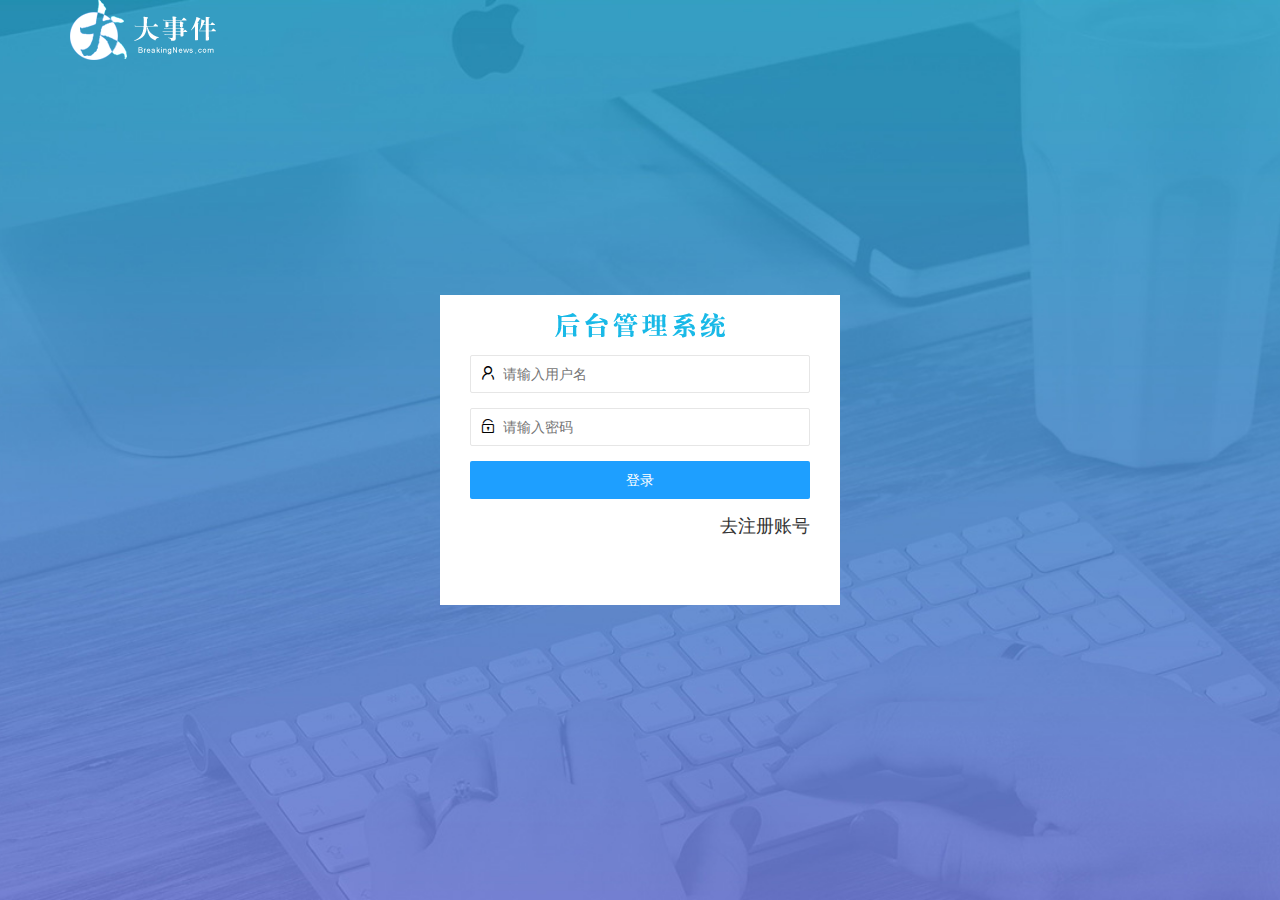
<file: login.html>
<!DOCTYPE html>
<html lang="en">

<head>
    <meta charset="UTF-8">
    <meta name="viewport" content="width=device-width, initial-scale=1.0">
    <title>大事件-登录注册</title>
    <link rel="stylesheet" href="/assets/lib/layui/css/layui.css">
    <link rel="stylesheet" href="/assets/css/login.css">
</head>

<body>

    <!-- 头部logo区域 -->
    <div class="layui-main">
        <img src="/assets/images/logo.png" alt="" />
    </div>

    <!-- 登录注册区域 -->
    <div class="loginAndRegBox">
        <div class="title"></div>
        <!-- 登录的div -->
        <div class="login-box">
            <!-- 登录的表单 -->
            <form class="layui-form" id="form_login">
                <!-- 用户名 -->
                <div class="layui-form-item">
                    <i class="layui-icon layui-icon-username"></i>
                    <input type="text" name="username" required lay-verify="required" placeholder="请输入用户名" autocomplete="off" class="layui-input">
                </div>
                <!-- 密码 -->
                <div class="layui-form-item">
                    <i class="layui-icon layui-icon-password"></i>
                    <input type="password" name="password" required lay-verify="required|pwd" placeholder="请输入密码" autocomplete="off" class="layui-input">
                </div>
                <!-- 登录按钮 -->
                <div class="layui-form-item">
                    <button class="layui-btn layui-btn-normal layui-btn-fluid" lay-submit>登录</button>
                </div>

                <div class="layui-form-item links">
                    <a href="javascript:;" id="link_reg">去注册账号</a>
                </div>
            </form>
        </div>

        <!-- 注册的div  -->
        <div class="reg-box">
            <!-- 注册的表单 -->
            <form class="layui-form" id="form_reg">
                <!-- 用户名 -->
                <div class="layui-form-item">
                    <i class="layui-icon layui-icon-username"></i>
                    <input type="text" name="username" required lay-verify="required" placeholder="请输入用户名" autocomplete="off" class="layui-input">
                </div>
                <!-- 密码 -->
                <div class="layui-form-item">
                    <i class="layui-icon layui-icon-password"></i>
                    <input type="password" name="password" required lay-verify="required|pwd" placeholder="请输入密码" autocomplete="off" class="layui-input">
                </div>
                <!--确认 密码 -->
                <div class="layui-form-item">
                    <i class="layui-icon layui-icon-password"></i>
                    <input type="password" name="repassword" required lay-verify="required|pwd|repwd" placeholder="再次确认密码" autocomplete="off" class="layui-input">
                </div>
                <!-- 注册按钮 -->
                <div class="layui-form-item">
                    <button class="layui-btn layui-btn-normal layui-btn-fluid" lay-submit>注册</button>
                </div>

                <div class="layui-form-item links">
                    <a href="javascript:;" id="link_login">去登录</a>
                </div>
            </form>
        </div>
    </div>
    <script src="/assets/lib/layui/layui.all.js"></script>
    <script src="/assets/lib/jquery.js"></script>
    <script src="/assets/js/baseAPI.js"></script>
    <script src="/assets/js/login.js"></script>
</body>

</html>
</file>
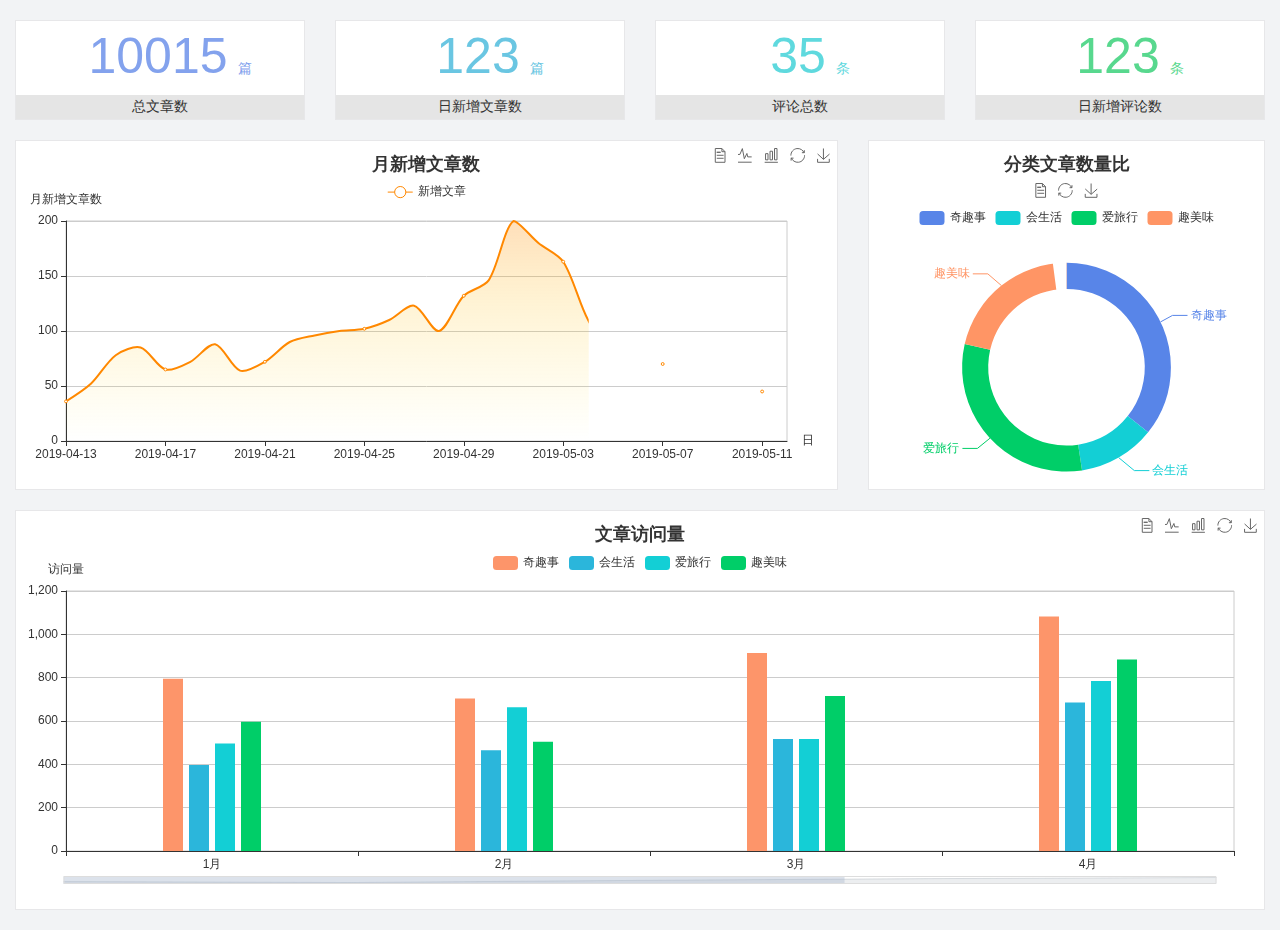
<file: home/dashboard.html>
<!DOCTYPE html>
<html lang="en">

<head>
  <meta charset="UTF-8">
  <meta name="viewport" content="width=device-width, initial-scale=1.0">
  <meta http-equiv="X-UA-Compatible" content="ie=edge">
  <title>图表统计</title>
  <link rel="stylesheet" href="../../assets/lib/bootstrap.css" />
  <link rel="stylesheet" href="../../assets/lib/main.css" />
  <script src="../../assets/lib/jquery.js"></script>
  <script type="text/javascript" src="../../assets/lib/echarts.min.js"></script>
</head>

<body>
  <div class="container-fluid">
    <div class="row spannel_list">
      <div class="col-sm-3 col-xs-6">
        <div class="spannel">
          <em>10015</em><span>篇</span>
          <b>总文章数</b>
        </div>
      </div>
      <div class="col-sm-3 col-xs-6">
        <div class="spannel scolor01">
          <em>123</em><span>篇</span>
          <b>日新增文章数</b>
        </div>
      </div>
      <div class="col-sm-3 col-xs-6">
        <div class="spannel scolor02">
          <em>35</em><span>条</span>
          <b>评论总数</b>
        </div>
      </div>
      <div class="col-sm-3 col-xs-6">
        <div class="spannel scolor03">
          <em>123</em><span>条</span>
          <b>日新增评论数</b>
        </div>
      </div>
    </div>
  </div>

  <div class="container-fluid">
    <div class="row curve-pie">
      <div class="col-lg-8 col-md-8">
        <div class="gragh_pannel" id="curve_show"></div>
      </div>
      <div class="col-lg-4 col-md-4">
        <div class="gragh_pannel" id="pie_show"></div>
      </div>
    </div>
  </div>

  <div class="container-fluid">
    <div class="column_pannel" id="column_show"></div>
  </div>

  <script>
    var oChart = echarts.init(document.getElementById('curve_show'));
    var aList_all = [
      { 'count': 36, 'date': '2019-04-13' },
      { 'count': 52, 'date': '2019-04-14' },
      { 'count': 78, 'date': '2019-04-15' },
      { 'count': 85, 'date': '2019-04-16' },
      { 'count': 65, 'date': '2019-04-17' },
      { 'count': 72, 'date': '2019-04-18' },
      { 'count': 88, 'date': '2019-04-19' },
      { 'count': 64, 'date': '2019-04-20' },
      { 'count': 72, 'date': '2019-04-21' },
      { 'count': 90, 'date': '2019-04-22' },
      { 'count': 96, 'date': '2019-04-23' },
      { 'count': 100, 'date': '2019-04-24' },
      { 'count': 102, 'date': '2019-04-25' },
      { 'count': 110, 'date': '2019-04-26' },
      { 'count': 123, 'date': '2019-04-27' },
      { 'count': 100, 'date': '2019-04-28' },
      { 'count': 132, 'date': '2019-04-29' },
      { 'count': 146, 'date': '2019-04-30' },
      { 'count': 200, 'date': '2019-05-01' },
      { 'count': 180, 'date': '2019-05-02' },
      { 'count': 163, 'date': '2019-05-03' },
      { 'count': 110, 'date': '2019-05-04' },
      { 'count': 80, 'date': '2019-05-05' },
      { 'count': 82, 'date': '2019-05-06' },
      { 'count': 70, 'date': '2019-05-07' },
      { 'count': 65, 'date': '2019-05-08' },
      { 'count': 54, 'date': '2019-05-09' },
      { 'count': 40, 'date': '2019-05-10' },
      { 'count': 45, 'date': '2019-05-11' },
      { 'count': 38, 'date': '2019-05-12' },
    ];

    let aCount = [];
    let aDate = [];

    for (var i = 0; i < aList_all.length; i++) {
      aCount.push(aList_all[i].count);
      aDate.push(aList_all[i].date);
    }

    var chartopt = {
      title: {
        text: '月新增文章数',
        left: 'center',
        top: '10'
      },
      tooltip: {
        trigger: 'axis'
      },
      legend: {
        data: ['新增文章'],
        top: '40'
      },
      toolbox: {
        show: true,
        feature: {
          mark: { show: true },
          dataView: { show: true, readOnly: false },
          magicType: { show: true, type: ['line', 'bar'] },
          restore: { show: true },
          saveAsImage: { show: true }
        }
      },
      calculable: true,
      xAxis: [
        {
          name: '日',
          type: 'category',
          boundaryGap: false,
          data: aDate
        }
      ],
      yAxis: [
        {
          name: '月新增文章数',
          type: 'value'
        }
      ],
      series: [
        {
          name: '新增文章',
          type: 'line',
          smooth: true,
          itemStyle: { normal: { areaStyle: { type: 'default' }, color: '#f80' }, lineStyle: { color: '#f80' } },
          data: aCount
        }],
      areaStyle: {
        normal: {
          color: new echarts.graphic.LinearGradient(0, 0, 0, 1, [{
            offset: 0,
            color: 'rgba(255,136,0,0.39)'
          }, {
            offset: .34,
            color: 'rgba(255,180,0,0.25)'
          }, {
            offset: 1,
            color: 'rgba(255,222,0,0.00)'
          }])

        }
      },
      grid: {
        show: true,
        x: 50,
        x2: 50,
        y: 80,
        height: 220
      }
    };

    oChart.setOption(chartopt);


    var oPie = echarts.init(document.getElementById('pie_show'));
    var oPieopt =
    {
      title: {
        top: 10,
        text: '分类文章数量比',
        x: 'center'
      },
      tooltip: {
        trigger: 'item',
        formatter: "{a} <br/>{b} : {c} ({d}%)"
      },
      color: ['#5885e8', '#13cfd5', '#00ce68', '#ff9565'],
      legend: {
        x: 'center',
        top: 65,
        data: ['奇趣事', '会生活', '爱旅行', '趣美味']
      },
      toolbox: {
        show: true,
        x: 'center',
        top: 35,
        feature: {
          mark: { show: true },
          dataView: { show: true, readOnly: false },
          magicType: {
            show: true,
            type: ['pie', 'funnel'],
            option: {
              funnel: {
                x: '25%',
                width: '50%',
                funnelAlign: 'left',
                max: 1548
              }
            }
          },
          restore: { show: true },
          saveAsImage: { show: true }
        }
      },
      calculable: true,
      series: [
        {
          name: '访问来源',
          type: 'pie',
          radius: ['45%', '60%'],
          center: ['50%', '65%'],
          data: [
            { value: 300, name: '奇趣事' },
            { value: 100, name: '会生活' },
            { value: 260, name: '爱旅行' },
            { value: 180, name: '趣美味' }
          ]
        }
      ]
    };
    oPie.setOption(oPieopt);



    var oColumn = this.echarts.init(document.getElementById('column_show'));
    var oColumnopt =
    {
      title: {
        text: '文章访问量',
        left: 'center',
        top: '10'
      },
      tooltip: {
        trigger: 'axis'
      },
      legend: {
        data: ['奇趣事', '会生活', '爱旅行', '趣美味'],
        top: '40'
      },
      toolbox: {
        show: true,
        feature: {
          mark: { show: true },
          dataView: { show: true, readOnly: false },
          magicType: { show: true, type: ['line', 'bar'] },
          restore: { show: true },
          saveAsImage: { show: true }
        }
      },
      calculable: true,
      xAxis: [
        {
          type: 'category',
          data: ['1月', '2月', '3月', '4月', '5月']
        }
      ],
      yAxis: [
        {
          name: '访问量',
          type: 'value'
        }
      ],
      series: [
        {
          name: '奇趣事',
          type: 'bar',
          barWidth: 20,
          itemStyle: {
            normal: { areaStyle: { type: 'default' }, color: '#fd956a' }
          },
          data: [800, 708, 920, 1090, 1200]
        },
        {
          name: '会生活',
          type: 'bar',
          barWidth: 20,
          itemStyle: {
            normal: { areaStyle: { type: 'default' }, color: '#2bb6db' }
          },
          data: [400, 468, 520, 690, 800]
        },
        {
          name: '爱旅行',
          type: 'bar',
          barWidth: 20,
          itemStyle: {
            normal: { areaStyle: { type: 'default' }, color: '#13cfd5' }
          },
          data: [500, 668, 520, 790, 900]
        },
        {
          name: '趣美味',
          type: 'bar',
          barWidth: 20,
          itemStyle: {
            normal: { areaStyle: { type: 'default' }, color: '#00ce68' }
          },
          data: [600, 508, 720, 890, 1000]
        }
      ],
      grid: {
        show: true,
        x: 50,
        x2: 30,
        y: 80,
        height: 260
      },
      dataZoom: [//给x轴设置滚动条
        {
          start: 0,//默认为0
          end: 100 - 1000 / 31,//默认为100
          type: 'slider',
          show: true,
          xAxisIndex: [0],
          handleSize: 0,//滑动条的 左右2个滑动条的大小
          height: 8,//组件高度
          left: 45, //左边的距离
          right: 50,//右边的距离
          bottom: 26,//右边的距离
          handleColor: '#ddd',//h滑动图标的颜色
          handleStyle: {
            borderColor: "#cacaca",
            borderWidth: "1",
            shadowBlur: 2,
            background: "#ddd",
            shadowColor: "#ddd",
          }
        }]
    };
    oColumn.setOption(oColumnopt);
  </script>
</body>

</html>
</file>
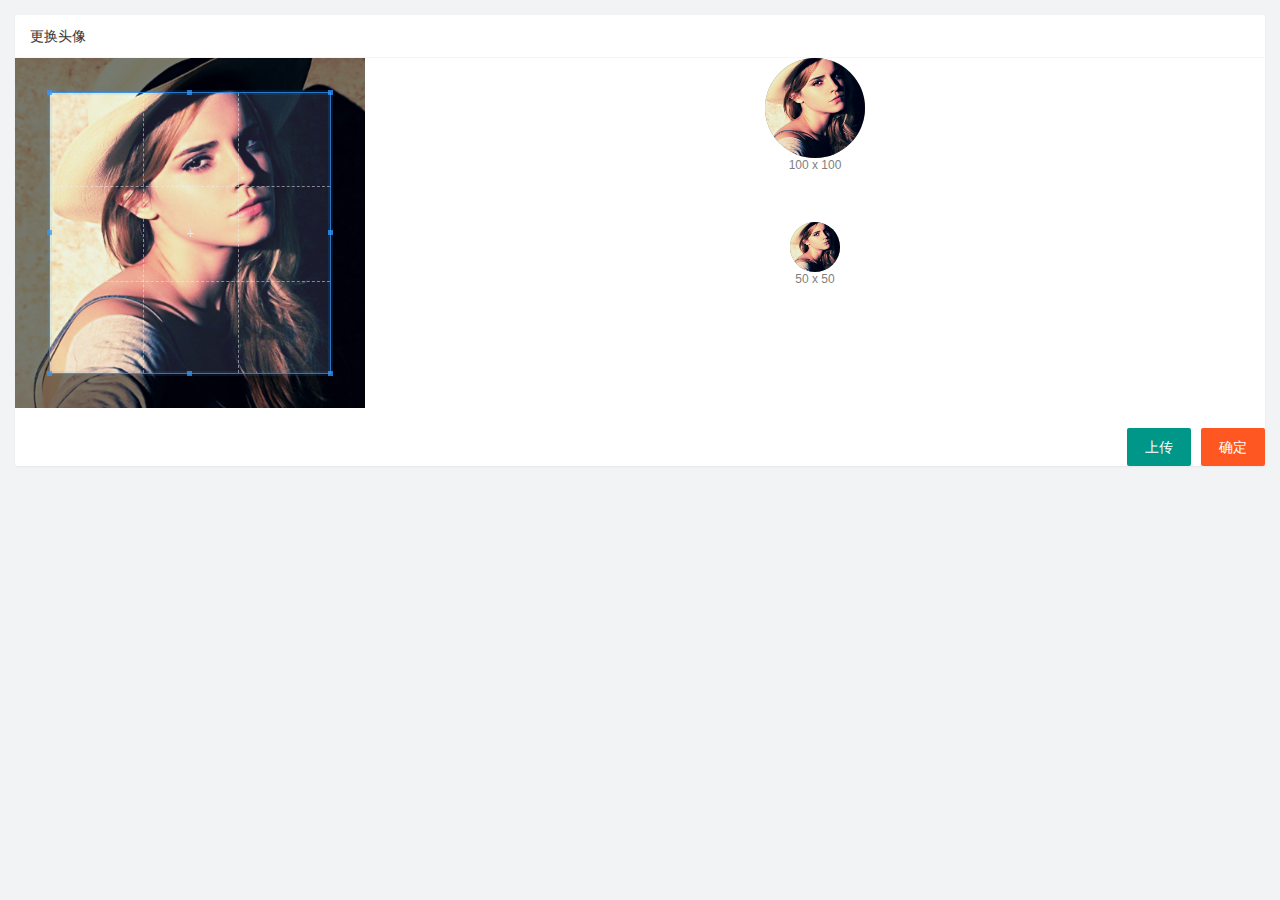
<file: user/user_avatar.html>
<!DOCTYPE html>
<html lang="en">

<head>
    <meta charset="UTF-8">
    <meta name="viewport" content="width=device-width, initial-scale=1.0">
    <title>Document</title>
    <link rel="stylesheet" href="/assets/lib/layui/css/layui.css" />
    <link rel="stylesheet" href="/assets/css/user/user_avatar.css" />
    <link rel="stylesheet" href="/assets/lib/cropper/cropper.css" />

</head>

<body>
    <div class="layui-card">
        <div class="layui-card-header">更换头像</div>
        <div class="layui-vard-body">
            <!-- 第一行的图片裁剪和预览区域 -->
            <div class="row1">
                <!-- 图片裁剪区域 -->
                <div class="cropper-box">
                    <!-- 这个 img 标签很重要，将来会把它初始化为裁剪区域 -->
                    <img id="image" src="/assets/images/sample.jpg" />
                </div>
                <!-- 图片的预览区域 -->
                <div class="preview-box">
                    <div>
                        <!-- 宽高为 100px 的预览区域 -->
                        <div class="img-preview w100"></div>
                        <p class="size">100 x 100</p>
                    </div>
                    <div>
                        <!-- 宽高为 50px 的预览区域 -->
                        <div class="img-preview w50"></div>
                        <p class="size">50 x 50</p>
                    </div>
                </div>
            </div>

            <!-- 第二行的按钮区域 -->
            <div class="row2">
                <input type="file" id="file" accept="image/png,image/jpeg" />
                <button type="button" class="layui-btn" id="btnChooseImage">上传</button>
                <button type="button" class="layui-btn layui-btn-danger" id="btnUpload">确定</button>
            </div>
        </div>
    </div>

    <script src="/assets/lib/layui/layui.all.js"></script>
    <script src="/assets/lib/jquery.js"></script>
    <script src="/assets/lib/cropper/Cropper.js"></script>
    <script src="/assets/lib/cropper/jquery-cropper.js"></script>
    <script src="/assets/js/baseAPI.js"></script>
    <script src="/assets/js/user/user_avatar.js"></script>
</body>


</html>
</file>
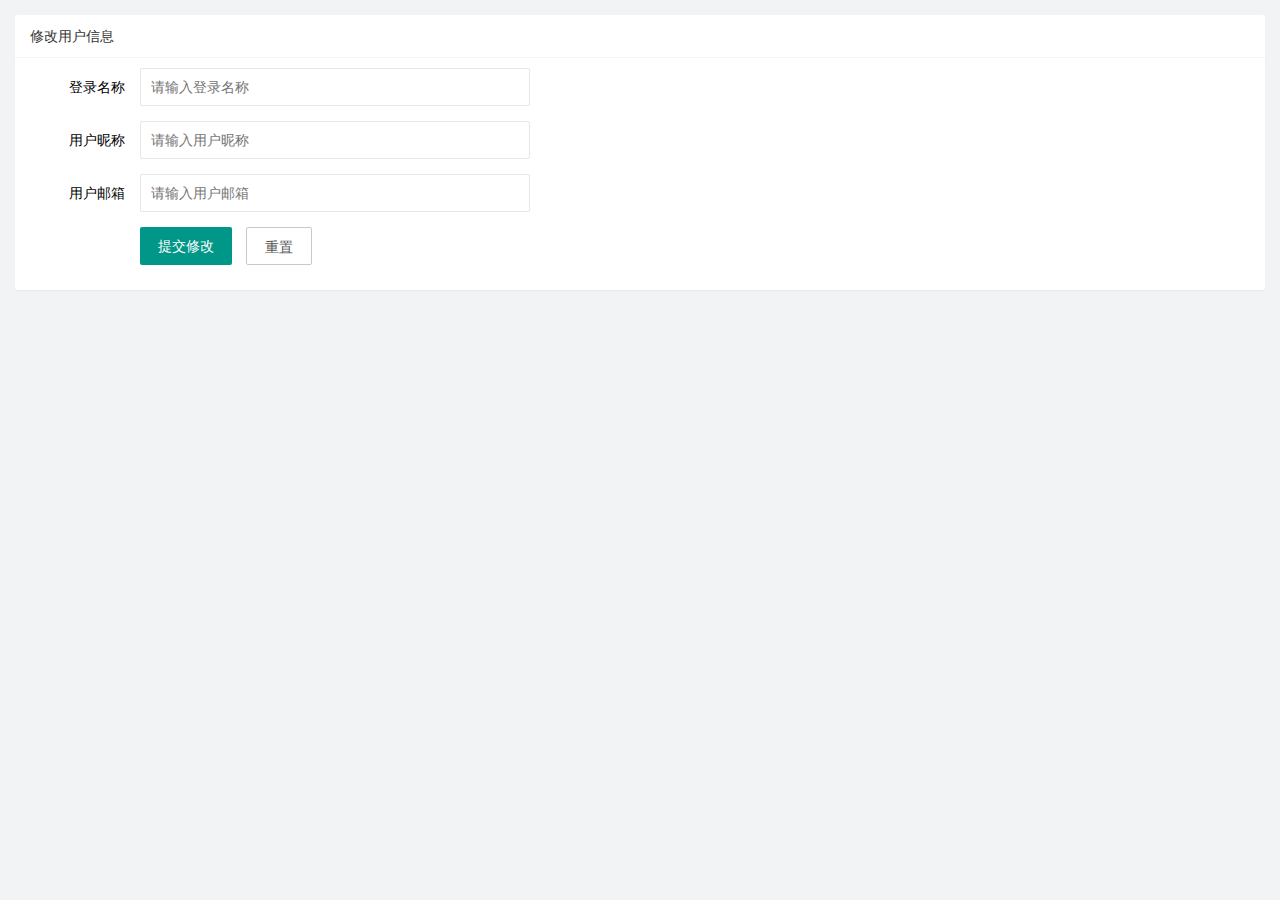
<file: user/user_info.html>
<!DOCTYPE html>
<html lang="en">

<head>
    <meta charset="UTF-8">
    <meta name="viewport" content="width=device-width, initial-scale=1.0">
    <title>Document</title>
    <link rel="stylesheet" href="/assets/lib/layui/css/layui.css">
    <link rel="stylesheet" href="/assets/css/user/user_info.css">
</head>

<body>
    <!-- 卡片区域 -->
    <div class="layui-card">
        <div class="layui-card-header">修改用户信息</div>
        <div class="layui-card-body">
            <!-- form表单区域 -->
            <form class="layui-form" lay-filter="formUserInfo">
                <input type="hidden" name="id" value="" />
                <div class="layui-form-item">
                    <label class="layui-form-label">登录名称</label>
                    <div class="layui-input-block">
                        <input type="text" name="username" required lay-verify="required" placeholder="请输入登录名称" autocomplete="off" class="layui-input" readonly>
                    </div>
                </div>
                <div class="layui-form-item">
                    <label class="layui-form-label">用户昵称</label>
                    <div class="layui-input-block">
                        <input type="text" name="nickname" required lay-verify="required|nickname" placeholder="请输入用户昵称" autocomplete="off" class="layui-input">
                    </div>
                </div>
                <div class="layui-form-item">
                    <label class="layui-form-label">用户邮箱</label>
                    <div class="layui-input-block">
                        <input type="text" name="email" required lay-verify="required|email" placeholder="请输入用户邮箱" autocomplete="off" class="layui-input">
                    </div>
                </div>

                <div class="layui-form-item">
                    <div class="layui-input-block">
                        <button class="layui-btn " lay-submit lay-filter="formDemo">提交修改</button>
                        <button type="reset" class="layui-btn layui-btn-primary " id="btnReset">重置</button>
                    </div>
                </div>


            </form>
        </div>
    </div>
    <script src="/assets/lib/layui/layui.all.js"></script>
    <script src="/assets/lib/jquery.js"></script>
    <script src="/assets/js/baseAPI.js"></script>
    <script src="/assets/js/user/user_info.js"></script>
</body>

</html>
</file>
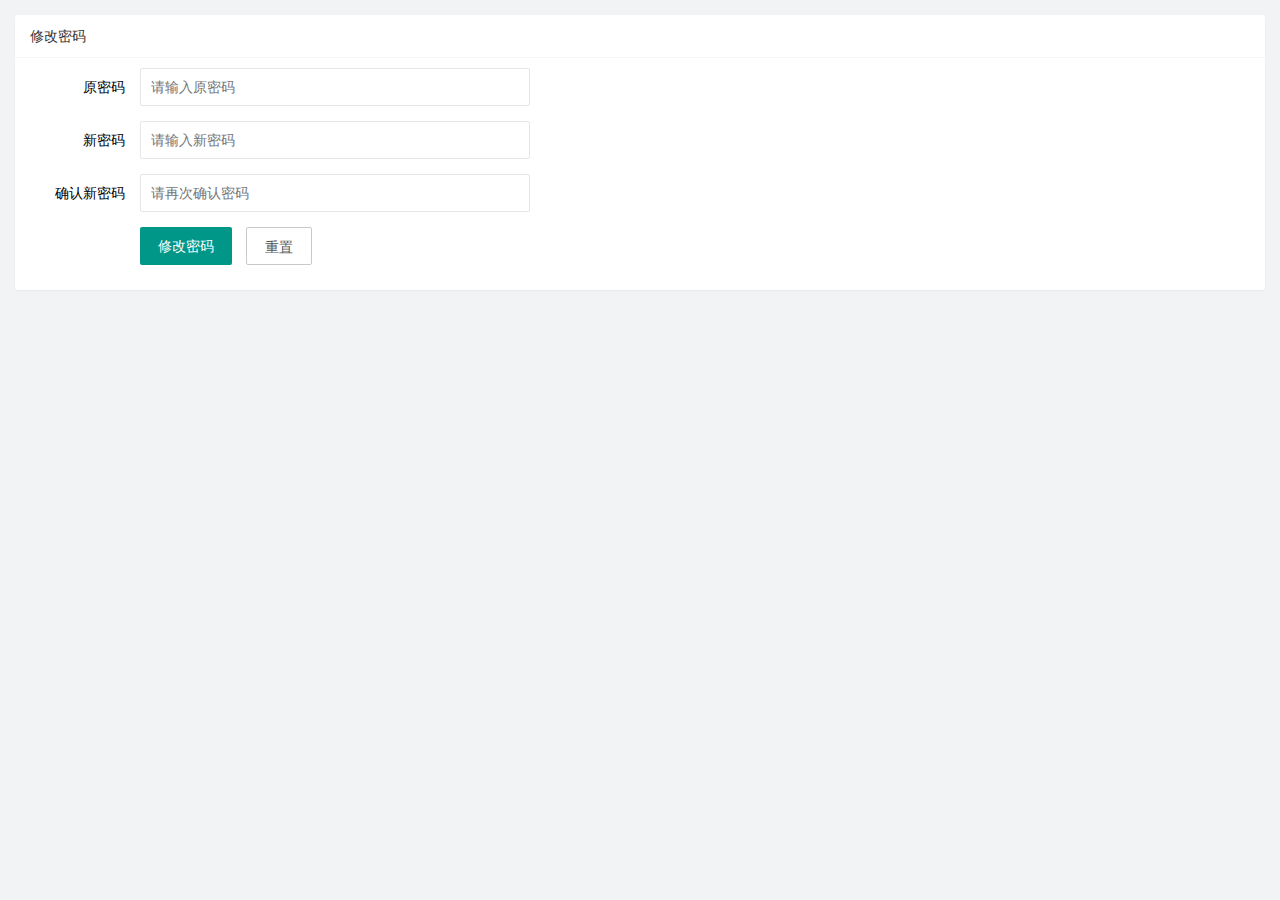
<file: user/user_pwd.html>
<!DOCTYPE html>
<html lang="en">

<head>
    <meta charset="UTF-8">
    <meta name="viewport" content="width=device-width, initial-scale=1.0">
    <title>Document</title>
    <link rel="stylesheet" href="/assets/lib/layui/css/layui.css">
    <link rel="stylesheet" href="/assets/css/user/user_pwd.css">
</head>

<body>
    <!-- 卡片区域 -->
    <div class="layui-card">
        <div class="layui-card-header">修改密码</div>
        <div class="layui-card-body">
            <!-- form表单区域 -->
            <form class="layui-form" lay-filter="formUserInfo">
                <input type="hidden" name="id" value="" />
                <div class="layui-form-item">
                    <label class="layui-form-label">原密码</label>
                    <div class="layui-input-block">
                        <input type="password" name="oldPwd" required lay-verify="required|pwd" placeholder="请输入原密码" autocomplete="off" class="layui-input">
                    </div>
                </div>
                <div class="layui-form-item">
                    <label class="layui-form-label">新密码</label>
                    <div class="layui-input-block">
                        <input type="password" name="newPwd" required lay-verify="required|pwd|samePwd" placeholder="请输入新密码" autocomplete="off" class="layui-input">
                    </div>
                </div>
                <div class="layui-form-item">
                    <label class="layui-form-label">确认新密码</label>
                    <div class="layui-input-block">
                        <input type="password" name="rePwd" required lay-verify="required|pwd|rePwd" placeholder="请再次确认密码" autocomplete="off" class="layui-input">
                    </div>
                </div>

                <div class="layui-form-item">
                    <div class="layui-input-block">
                        <button class="layui-btn " lay-submit lay-filter="formDemo" id="">修改密码</button>
                        <button type="reset" class="layui-btn layui-btn-primary " id="btnReset">重置</button>
                    </div>
                </div>


            </form>
        </div>
    </div>
    <script src="/assets/lib/layui/layui.all.js"></script>
    <script src="/assets/lib/jquery.js"></script>
    <script src="/assets/js/baseAPI.js"></script>
    <script src="/assets/js/user/user_pwd.js"></script>
</body>

</html>
</file>
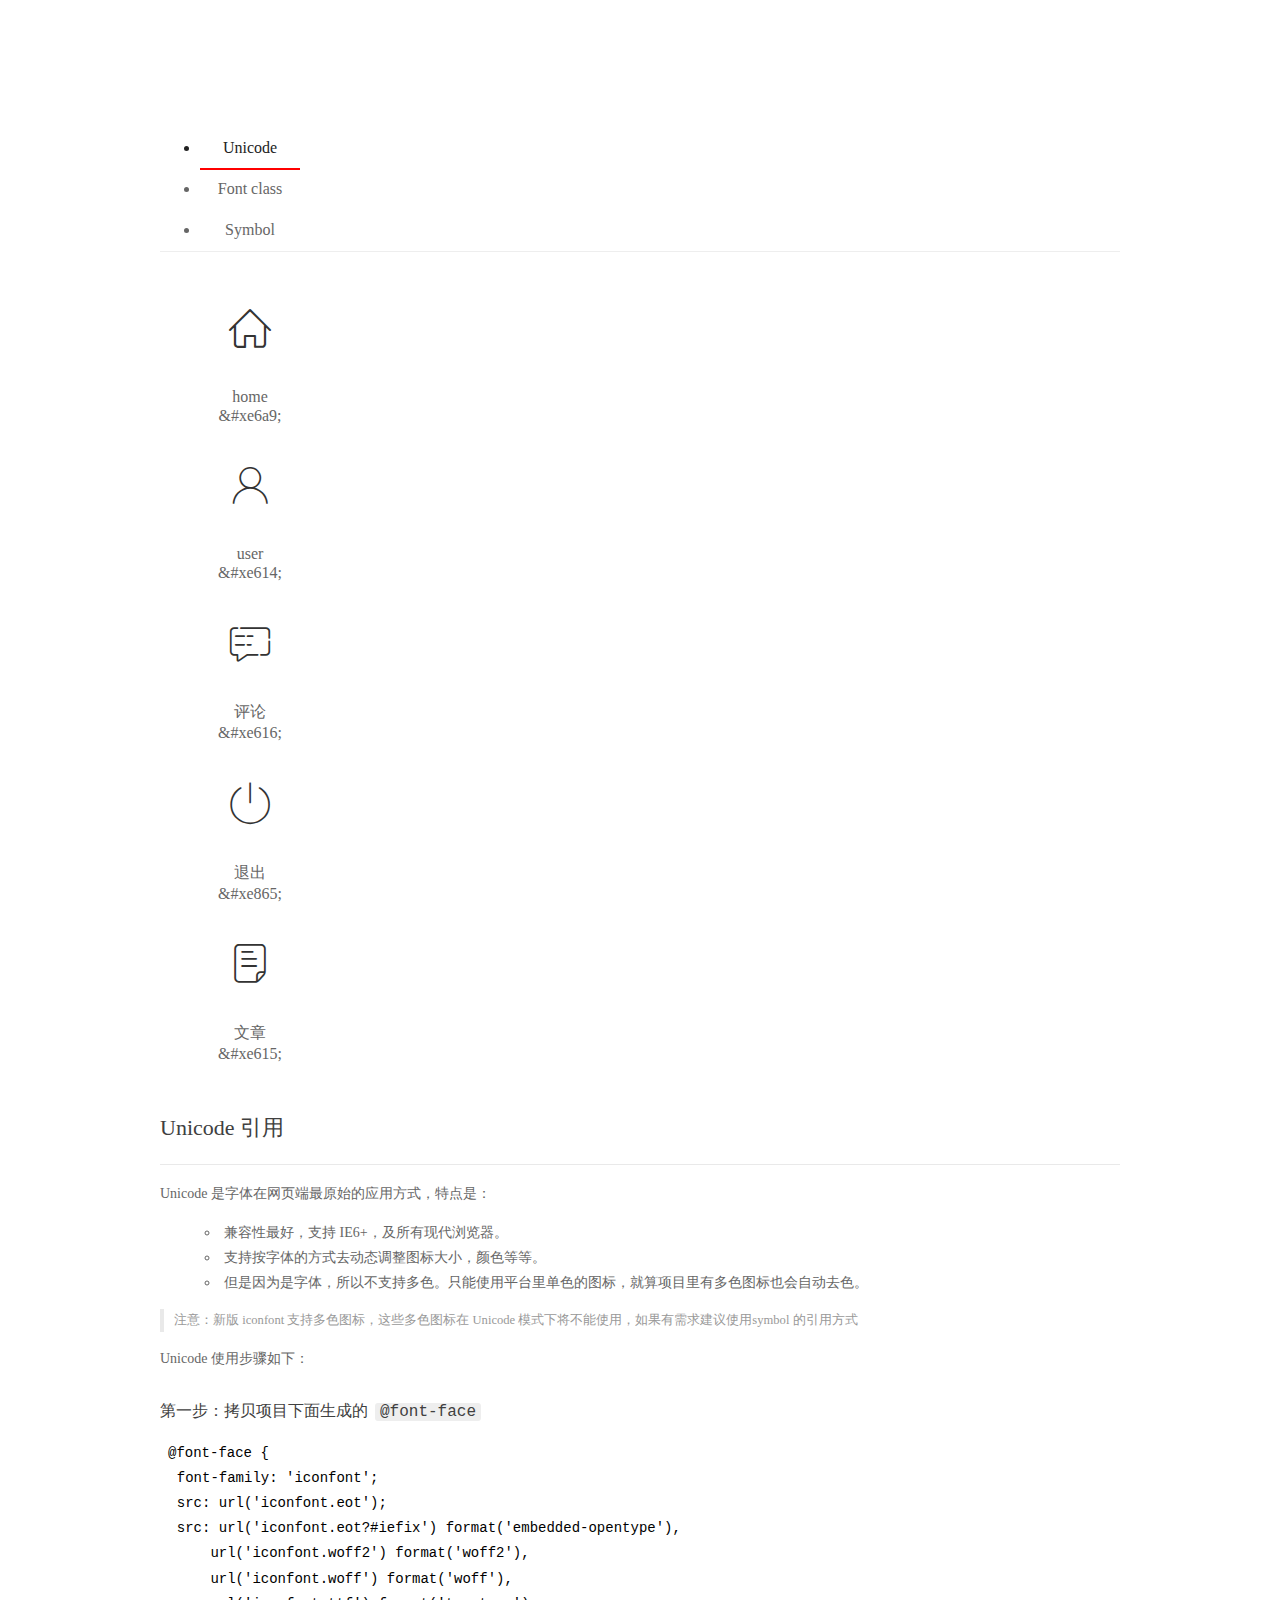
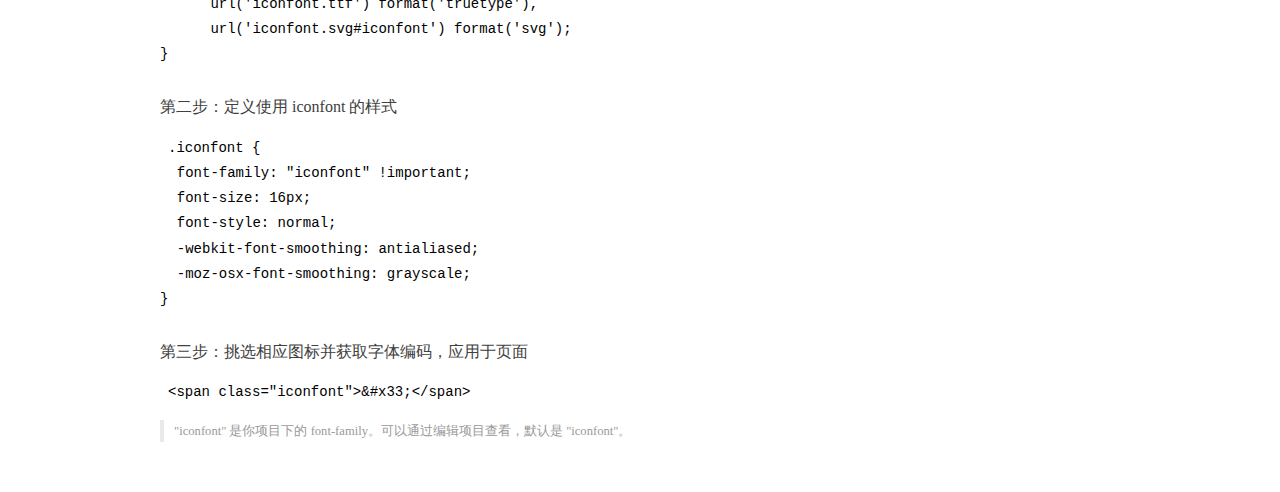
<file: assets/fonts/demo_index.html>
<!DOCTYPE html>
<html>
<head>
  <meta charset="utf-8"/>
  <title>IconFont Demo</title>
  <link rel="shortcut icon" href="https://gtms04.alicdn.com/tps/i4/TB1_oz6GVXXXXaFXpXXJDFnIXXX-64-64.ico" type="image/x-icon"/>
  <link rel="stylesheet" href="https://g.alicdn.com/thx/cube/1.3.2/cube.min.css">
  <link rel="stylesheet" href="demo.css">
  <link rel="stylesheet" href="iconfont.css">
  <script src="iconfont.js"></script>
  <!-- jQuery -->
  <script src="https://a1.alicdn.com/oss/uploads/2018/12/26/7bfddb60-08e8-11e9-9b04-53e73bb6408b.js"></script>
  <!-- 代码高亮 -->
  <script src="https://a1.alicdn.com/oss/uploads/2018/12/26/a3f714d0-08e6-11e9-8a15-ebf944d7534c.js"></script>
</head>
<body>
  <div class="main">
    <h1 class="logo"><a href="https://www.iconfont.cn/" title="iconfont 首页" target="_blank">&#xe86b;</a></h1>
    <div class="nav-tabs">
      <ul id="tabs" class="dib-box">
        <li class="dib active"><span>Unicode</span></li>
        <li class="dib"><span>Font class</span></li>
        <li class="dib"><span>Symbol</span></li>
      </ul>
      
    </div>
    <div class="tab-container">
      <div class="content unicode" style="display: block;">
          <ul class="icon_lists dib-box">
          
            <li class="dib">
              <span class="icon iconfont">&#xe6a9;</span>
                <div class="name">home</div>
                <div class="code-name">&amp;#xe6a9;</div>
              </li>
          
            <li class="dib">
              <span class="icon iconfont">&#xe614;</span>
                <div class="name">user</div>
                <div class="code-name">&amp;#xe614;</div>
              </li>
          
            <li class="dib">
              <span class="icon iconfont">&#xe616;</span>
                <div class="name">评论</div>
                <div class="code-name">&amp;#xe616;</div>
              </li>
          
            <li class="dib">
              <span class="icon iconfont">&#xe865;</span>
                <div class="name">退出</div>
                <div class="code-name">&amp;#xe865;</div>
              </li>
          
            <li class="dib">
              <span class="icon iconfont">&#xe615;</span>
                <div class="name">文章</div>
                <div class="code-name">&amp;#xe615;</div>
              </li>
          
          </ul>
          <div class="article markdown">
          <h2 id="unicode-">Unicode 引用</h2>
          <hr>

          <p>Unicode 是字体在网页端最原始的应用方式，特点是：</p>
          <ul>
            <li>兼容性最好，支持 IE6+，及所有现代浏览器。</li>
            <li>支持按字体的方式去动态调整图标大小，颜色等等。</li>
            <li>但是因为是字体，所以不支持多色。只能使用平台里单色的图标，就算项目里有多色图标也会自动去色。</li>
          </ul>
          <blockquote>
            <p>注意：新版 iconfont 支持多色图标，这些多色图标在 Unicode 模式下将不能使用，如果有需求建议使用symbol 的引用方式</p>
          </blockquote>
          <p>Unicode 使用步骤如下：</p>
          <h3 id="-font-face">第一步：拷贝项目下面生成的 <code>@font-face</code></h3>
<pre><code class="language-css"
>@font-face {
  font-family: 'iconfont';
  src: url('iconfont.eot');
  src: url('iconfont.eot?#iefix') format('embedded-opentype'),
      url('iconfont.woff2') format('woff2'),
      url('iconfont.woff') format('woff'),
      url('iconfont.ttf') format('truetype'),
      url('iconfont.svg#iconfont') format('svg');
}
</code></pre>
          <h3 id="-iconfont-">第二步：定义使用 iconfont 的样式</h3>
<pre><code class="language-css"
>.iconfont {
  font-family: "iconfont" !important;
  font-size: 16px;
  font-style: normal;
  -webkit-font-smoothing: antialiased;
  -moz-osx-font-smoothing: grayscale;
}
</code></pre>
          <h3 id="-">第三步：挑选相应图标并获取字体编码，应用于页面</h3>
<pre>
<code class="language-html"
>&lt;span class="iconfont"&gt;&amp;#x33;&lt;/span&gt;
</code></pre>
          <blockquote>
            <p>"iconfont" 是你项目下的 font-family。可以通过编辑项目查看，默认是 "iconfont"。</p>
          </blockquote>
          </div>
      </div>
      <div class="content font-class">
        <ul class="icon_lists dib-box">
          
          <li class="dib">
            <span class="icon iconfont icon-home"></span>
            <div class="name">
              home
            </div>
            <div class="code-name">.icon-home
            </div>
          </li>
          
          <li class="dib">
            <span class="icon iconfont icon-user"></span>
            <div class="name">
              user
            </div>
            <div class="code-name">.icon-user
            </div>
          </li>
          
          <li class="dib">
            <span class="icon iconfont icon-pinglun"></span>
            <div class="name">
              评论
            </div>
            <div class="code-name">.icon-pinglun
            </div>
          </li>
          
          <li class="dib">
            <span class="icon iconfont icon-tuichu"></span>
            <div class="name">
              退出
            </div>
            <div class="code-name">.icon-tuichu
            </div>
          </li>
          
          <li class="dib">
            <span class="icon iconfont icon-16"></span>
            <div class="name">
              文章
            </div>
            <div class="code-name">.icon-16
            </div>
          </li>
          
        </ul>
        <div class="article markdown">
        <h2 id="font-class-">font-class 引用</h2>
        <hr>

        <p>font-class 是 Unicode 使用方式的一种变种，主要是解决 Unicode 书写不直观，语意不明确的问题。</p>
        <p>与 Unicode 使用方式相比，具有如下特点：</p>
        <ul>
          <li>兼容性良好，支持 IE8+，及所有现代浏览器。</li>
          <li>相比于 Unicode 语意明确，书写更直观。可以很容易分辨这个 icon 是什么。</li>
          <li>因为使用 class 来定义图标，所以当要替换图标时，只需要修改 class 里面的 Unicode 引用。</li>
          <li>不过因为本质上还是使用的字体，所以多色图标还是不支持的。</li>
        </ul>
        <p>使用步骤如下：</p>
        <h3 id="-fontclass-">第一步：引入项目下面生成的 fontclass 代码：</h3>
<pre><code class="language-html">&lt;link rel="stylesheet" href="./iconfont.css"&gt;
</code></pre>
        <h3 id="-">第二步：挑选相应图标并获取类名，应用于页面：</h3>
<pre><code class="language-html">&lt;span class="iconfont icon-xxx"&gt;&lt;/span&gt;
</code></pre>
        <blockquote>
          <p>"
            iconfont" 是你项目下的 font-family。可以通过编辑项目查看，默认是 "iconfont"。</p>
        </blockquote>
      </div>
      </div>
      <div class="content symbol">
          <ul class="icon_lists dib-box">
          
            <li class="dib">
                <svg class="icon svg-icon" aria-hidden="true">
                  <use xlink:href="#icon-home"></use>
                </svg>
                <div class="name">home</div>
                <div class="code-name">#icon-home</div>
            </li>
          
            <li class="dib">
                <svg class="icon svg-icon" aria-hidden="true">
                  <use xlink:href="#icon-user"></use>
                </svg>
                <div class="name">user</div>
                <div class="code-name">#icon-user</div>
            </li>
          
            <li class="dib">
                <svg class="icon svg-icon" aria-hidden="true">
                  <use xlink:href="#icon-pinglun"></use>
                </svg>
                <div class="name">评论</div>
                <div class="code-name">#icon-pinglun</div>
            </li>
          
            <li class="dib">
                <svg class="icon svg-icon" aria-hidden="true">
                  <use xlink:href="#icon-tuichu"></use>
                </svg>
                <div class="name">退出</div>
                <div class="code-name">#icon-tuichu</div>
            </li>
          
            <li class="dib">
                <svg class="icon svg-icon" aria-hidden="true">
                  <use xlink:href="#icon-16"></use>
                </svg>
                <div class="name">文章</div>
                <div class="code-name">#icon-16</div>
            </li>
          
          </ul>
          <div class="article markdown">
          <h2 id="symbol-">Symbol 引用</h2>
          <hr>

          <p>这是一种全新的使用方式，应该说这才是未来的主流，也是平台目前推荐的用法。相关介绍可以参考这篇<a href="">文章</a>
            这种用法其实是做了一个 SVG 的集合，与另外两种相比具有如下特点：</p>
          <ul>
            <li>支持多色图标了，不再受单色限制。</li>
            <li>通过一些技巧，支持像字体那样，通过 <code>font-size</code>, <code>color</code> 来调整样式。</li>
            <li>兼容性较差，支持 IE9+，及现代浏览器。</li>
            <li>浏览器渲染 SVG 的性能一般，还不如 png。</li>
          </ul>
          <p>使用步骤如下：</p>
          <h3 id="-symbol-">第一步：引入项目下面生成的 symbol 代码：</h3>
<pre><code class="language-html">&lt;script src="./iconfont.js"&gt;&lt;/script&gt;
</code></pre>
          <h3 id="-css-">第二步：加入通用 CSS 代码（引入一次就行）：</h3>
<pre><code class="language-html">&lt;style&gt;
.icon {
  width: 1em;
  height: 1em;
  vertical-align: -0.15em;
  fill: currentColor;
  overflow: hidden;
}
&lt;/style&gt;
</code></pre>
          <h3 id="-">第三步：挑选相应图标并获取类名，应用于页面：</h3>
<pre><code class="language-html">&lt;svg class="icon" aria-hidden="true"&gt;
  &lt;use xlink:href="#icon-xxx"&gt;&lt;/use&gt;
&lt;/svg&gt;
</code></pre>
          </div>
      </div>

    </div>
  </div>
  <script>
  $(document).ready(function () {
      $('.tab-container .content:first').show()

      $('#tabs li').click(function (e) {
        var tabContent = $('.tab-container .content')
        var index = $(this).index()

        if ($(this).hasClass('active')) {
          return
        } else {
          $('#tabs li').removeClass('active')
          $(this).addClass('active')

          tabContent.hide().eq(index).fadeIn()
        }
      })
    })
  </script>
</body>
</html>
</file>
<file: assets/lib/layui/css/layui.css>
/** layui-v2.5.5 MIT License By https://www.layui.com */
 .layui-inline,img{display:inline-block;vertical-align:middle}h1,h2,h3,h4,h5,h6{font-weight:400}.layui-edge,.layui-header,.layui-inline,.layui-main{position:relative}.layui-body,.layui-edge,.layui-elip{overflow:hidden}.layui-btn,.layui-edge,.layui-inline,img{vertical-align:middle}.layui-btn,.layui-disabled,.layui-icon,.layui-unselect{-moz-user-select:none;-webkit-user-select:none;-ms-user-select:none}.layui-elip,.layui-form-checkbox span,.layui-form-pane .layui-form-label{text-overflow:ellipsis;white-space:nowrap}.layui-breadcrumb,.layui-tree-btnGroup{visibility:hidden}blockquote,body,button,dd,div,dl,dt,form,h1,h2,h3,h4,h5,h6,input,li,ol,p,pre,td,textarea,th,ul{margin:0;padding:0;-webkit-tap-highlight-color:rgba(0,0,0,0)}a:active,a:hover{outline:0}img{border:none}li{list-style:none}table{border-collapse:collapse;border-spacing:0}h4,h5,h6{font-size:100%}button,input,optgroup,option,select,textarea{font-family:inherit;font-size:inherit;font-style:inherit;font-weight:inherit;outline:0}pre{white-space:pre-wrap;white-space:-moz-pre-wrap;white-space:-pre-wrap;white-space:-o-pre-wrap;word-wrap:break-word}body{line-height:24px;font:14px Helvetica Neue,Helvetica,PingFang SC,Tahoma,Arial,sans-serif}hr{height:1px;margin:10px 0;border:0;clear:both}a{color:#333;text-decoration:none}a:hover{color:#777}a cite{font-style:normal;*cursor:pointer}.layui-border-box,.layui-border-box *{box-sizing:border-box}.layui-box,.layui-box *{box-sizing:content-box}.layui-clear{clear:both;*zoom:1}.layui-clear:after{content:'\20';clear:both;*zoom:1;display:block;height:0}.layui-inline{*display:inline;*zoom:1}.layui-edge{display:inline-block;width:0;height:0;border-width:6px;border-style:dashed;border-color:transparent}.layui-edge-top{top:-4px;border-bottom-color:#999;border-bottom-style:solid}.layui-edge-right{border-left-color:#999;border-left-style:solid}.layui-edge-bottom{top:2px;border-top-color:#999;border-top-style:solid}.layui-edge-left{border-right-color:#999;border-right-style:solid}.layui-disabled,.layui-disabled:hover{color:#d2d2d2!important;cursor:not-allowed!important}.layui-circle{border-radius:100%}.layui-show{display:block!important}.layui-hide{display:none!important}@font-face{font-family:layui-icon;src:url(../font/iconfont.eot?v=250);src:url(../font/iconfont.eot?v=250#iefix) format('embedded-opentype'),url(../font/iconfont.woff2?v=250) format('woff2'),url(../font/iconfont.woff?v=250) format('woff'),url(../font/iconfont.ttf?v=250) format('truetype'),url(../font/iconfont.svg?v=250#layui-icon) format('svg')}.layui-icon{font-family:layui-icon!important;font-size:16px;font-style:normal;-webkit-font-smoothing:antialiased;-moz-osx-font-smoothing:grayscale}.layui-icon-reply-fill:before{content:"\e611"}.layui-icon-set-fill:before{content:"\e614"}.layui-icon-menu-fill:before{content:"\e60f"}.layui-icon-search:before{content:"\e615"}.layui-icon-share:before{content:"\e641"}.layui-icon-set-sm:before{content:"\e620"}.layui-icon-engine:before{content:"\e628"}.layui-icon-close:before{content:"\1006"}.layui-icon-close-fill:before{content:"\1007"}.layui-icon-chart-screen:before{content:"\e629"}.layui-icon-star:before{content:"\e600"}.layui-icon-circle-dot:before{content:"\e617"}.layui-icon-chat:before{content:"\e606"}.layui-icon-release:before{content:"\e609"}.layui-icon-list:before{content:"\e60a"}.layui-icon-chart:before{content:"\e62c"}.layui-icon-ok-circle:before{content:"\1005"}.layui-icon-layim-theme:before{content:"\e61b"}.layui-icon-table:before{content:"\e62d"}.layui-icon-right:before{content:"\e602"}.layui-icon-left:before{content:"\e603"}.layui-icon-cart-simple:before{content:"\e698"}.layui-icon-face-cry:before{content:"\e69c"}.layui-icon-face-smile:before{content:"\e6af"}.layui-icon-survey:before{content:"\e6b2"}.layui-icon-tree:before{content:"\e62e"}.layui-icon-upload-circle:before{content:"\e62f"}.layui-icon-add-circle:before{content:"\e61f"}.layui-icon-download-circle:before{content:"\e601"}.layui-icon-templeate-1:before{content:"\e630"}.layui-icon-util:before{content:"\e631"}.layui-icon-face-surprised:before{content:"\e664"}.layui-icon-edit:before{content:"\e642"}.layui-icon-speaker:before{content:"\e645"}.layui-icon-down:before{content:"\e61a"}.layui-icon-file:before{content:"\e621"}.layui-icon-layouts:before{content:"\e632"}.layui-icon-rate-half:before{content:"\e6c9"}.layui-icon-add-circle-fine:before{content:"\e608"}.layui-icon-prev-circle:before{content:"\e633"}.layui-icon-read:before{content:"\e705"}.layui-icon-404:before{content:"\e61c"}.layui-icon-carousel:before{content:"\e634"}.layui-icon-help:before{content:"\e607"}.layui-icon-code-circle:before{content:"\e635"}.layui-icon-water:before{content:"\e636"}.layui-icon-username:before{content:"\e66f"}.layui-icon-find-fill:before{content:"\e670"}.layui-icon-about:before{content:"\e60b"}.layui-icon-location:before{content:"\e715"}.layui-icon-up:before{content:"\e619"}.layui-icon-pause:before{content:"\e651"}.layui-icon-date:before{content:"\e637"}.layui-icon-layim-uploadfile:before{content:"\e61d"}.layui-icon-delete:before{content:"\e640"}.layui-icon-play:before{content:"\e652"}.layui-icon-top:before{content:"\e604"}.layui-icon-friends:before{content:"\e612"}.layui-icon-refresh-3:before{content:"\e9aa"}.layui-icon-ok:before{content:"\e605"}.layui-icon-layer:before{content:"\e638"}.layui-icon-face-smile-fine:before{content:"\e60c"}.layui-icon-dollar:before{content:"\e659"}.layui-icon-group:before{content:"\e613"}.layui-icon-layim-download:before{content:"\e61e"}.layui-icon-picture-fine:before{content:"\e60d"}.layui-icon-link:before{content:"\e64c"}.layui-icon-diamond:before{content:"\e735"}.layui-icon-log:before{content:"\e60e"}.layui-icon-rate-solid:before{content:"\e67a"}.layui-icon-fonts-del:before{content:"\e64f"}.layui-icon-unlink:before{content:"\e64d"}.layui-icon-fonts-clear:before{content:"\e639"}.layui-icon-triangle-r:before{content:"\e623"}.layui-icon-circle:before{content:"\e63f"}.layui-icon-radio:before{content:"\e643"}.layui-icon-align-center:before{content:"\e647"}.layui-icon-align-right:before{content:"\e648"}.layui-icon-align-left:before{content:"\e649"}.layui-icon-loading-1:before{content:"\e63e"}.layui-icon-return:before{content:"\e65c"}.layui-icon-fonts-strong:before{content:"\e62b"}.layui-icon-upload:before{content:"\e67c"}.layui-icon-dialogue:before{content:"\e63a"}.layui-icon-video:before{content:"\e6ed"}.layui-icon-headset:before{content:"\e6fc"}.layui-icon-cellphone-fine:before{content:"\e63b"}.layui-icon-add-1:before{content:"\e654"}.layui-icon-face-smile-b:before{content:"\e650"}.layui-icon-fonts-html:before{content:"\e64b"}.layui-icon-form:before{content:"\e63c"}.layui-icon-cart:before{content:"\e657"}.layui-icon-camera-fill:before{content:"\e65d"}.layui-icon-tabs:before{content:"\e62a"}.layui-icon-fonts-code:before{content:"\e64e"}.layui-icon-fire:before{content:"\e756"}.layui-icon-set:before{content:"\e716"}.layui-icon-fonts-u:before{content:"\e646"}.layui-icon-triangle-d:before{content:"\e625"}.layui-icon-tips:before{content:"\e702"}.layui-icon-picture:before{content:"\e64a"}.layui-icon-more-vertical:before{content:"\e671"}.layui-icon-flag:before{content:"\e66c"}.layui-icon-loading:before{content:"\e63d"}.layui-icon-fonts-i:before{content:"\e644"}.layui-icon-refresh-1:before{content:"\e666"}.layui-icon-rmb:before{content:"\e65e"}.layui-icon-home:before{content:"\e68e"}.layui-icon-user:before{content:"\e770"}.layui-icon-notice:before{content:"\e667"}.layui-icon-login-weibo:before{content:"\e675"}.layui-icon-voice:before{content:"\e688"}.layui-icon-upload-drag:before{content:"\e681"}.layui-icon-login-qq:before{content:"\e676"}.layui-icon-snowflake:before{content:"\e6b1"}.layui-icon-file-b:before{content:"\e655"}.layui-icon-template:before{content:"\e663"}.layui-icon-auz:before{content:"\e672"}.layui-icon-console:before{content:"\e665"}.layui-icon-app:before{content:"\e653"}.layui-icon-prev:before{content:"\e65a"}.layui-icon-website:before{content:"\e7ae"}.layui-icon-next:before{content:"\e65b"}.layui-icon-component:before{content:"\e857"}.layui-icon-more:before{content:"\e65f"}.layui-icon-login-wechat:before{content:"\e677"}.layui-icon-shrink-right:before{content:"\e668"}.layui-icon-spread-left:before{content:"\e66b"}.layui-icon-camera:before{content:"\e660"}.layui-icon-note:before{content:"\e66e"}.layui-icon-refresh:before{content:"\e669"}.layui-icon-female:before{content:"\e661"}.layui-icon-male:before{content:"\e662"}.layui-icon-password:before{content:"\e673"}.layui-icon-senior:before{content:"\e674"}.layui-icon-theme:before{content:"\e66a"}.layui-icon-tread:before{content:"\e6c5"}.layui-icon-praise:before{content:"\e6c6"}.layui-icon-star-fill:before{content:"\e658"}.layui-icon-rate:before{content:"\e67b"}.layui-icon-template-1:before{content:"\e656"}.layui-icon-vercode:before{content:"\e679"}.layui-icon-cellphone:before{content:"\e678"}.layui-icon-screen-full:before{content:"\e622"}.layui-icon-screen-restore:before{content:"\e758"}.layui-icon-cols:before{content:"\e610"}.layui-icon-export:before{content:"\e67d"}.layui-icon-print:before{content:"\e66d"}.layui-icon-slider:before{content:"\e714"}.layui-icon-addition:before{content:"\e624"}.layui-icon-subtraction:before{content:"\e67e"}.layui-icon-service:before{content:"\e626"}.layui-icon-transfer:before{content:"\e691"}.layui-main{width:1140px;margin:0 auto}.layui-header{z-index:1000;height:60px}.layui-header a:hover{transition:all .5s;-webkit-transition:all .5s}.layui-side{position:fixed;left:0;top:0;bottom:0;z-index:999;width:200px;overflow-x:hidden}.layui-side-scroll{position:relative;width:220px;height:100%;overflow-x:hidden}.layui-body{position:absolute;left:200px;right:0;top:0;bottom:0;z-index:998;width:auto;overflow-y:auto;box-sizing:border-box}.layui-layout-body{overflow:hidden}.layui-layout-admin .layui-header{background-color:#23262E}.layui-layout-admin .layui-side{top:60px;width:200px;overflow-x:hidden}.layui-layout-admin .layui-body{position:fixed;top:60px;bottom:44px}.layui-layout-admin .layui-main{width:auto;margin:0 15px}.layui-layout-admin .layui-footer{position:fixed;left:200px;right:0;bottom:0;height:44px;line-height:44px;padding:0 15px;background-color:#eee}.layui-layout-admin .layui-logo{position:absolute;left:0;top:0;width:200px;height:100%;line-height:60px;text-align:center;color:#009688;font-size:16px}.layui-layout-admin .layui-header .layui-nav{background:0 0}.layui-layout-left{position:absolute!important;left:200px;top:0}.layui-layout-right{position:absolute!important;right:0;top:0}.layui-container{position:relative;margin:0 auto;padding:0 15px;box-sizing:border-box}.layui-fluid{position:relative;margin:0 auto;padding:0 15px}.layui-row:after,.layui-row:before{content:'';display:block;clear:both}.layui-col-lg1,.layui-col-lg10,.layui-col-lg11,.layui-col-lg12,.layui-col-lg2,.layui-col-lg3,.layui-col-lg4,.layui-col-lg5,.layui-col-lg6,.layui-col-lg7,.layui-col-lg8,.layui-col-lg9,.layui-col-md1,.layui-col-md10,.layui-col-md11,.layui-col-md12,.layui-col-md2,.layui-col-md3,.layui-col-md4,.layui-col-md5,.layui-col-md6,.layui-col-md7,.layui-col-md8,.layui-col-md9,.layui-col-sm1,.layui-col-sm10,.layui-col-sm11,.layui-col-sm12,.layui-col-sm2,.layui-col-sm3,.layui-col-sm4,.layui-col-sm5,.layui-col-sm6,.layui-col-sm7,.layui-col-sm8,.layui-col-sm9,.layui-col-xs1,.layui-col-xs10,.layui-col-xs11,.layui-col-xs12,.layui-col-xs2,.layui-col-xs3,.layui-col-xs4,.layui-col-xs5,.layui-col-xs6,.layui-col-xs7,.layui-col-xs8,.layui-col-xs9{position:relative;display:block;box-sizing:border-box}.layui-col-xs1,.layui-col-xs10,.layui-col-xs11,.layui-col-xs12,.layui-col-xs2,.layui-col-xs3,.layui-col-xs4,.layui-col-xs5,.layui-col-xs6,.layui-col-xs7,.layui-col-xs8,.layui-col-xs9{float:left}.layui-col-xs1{width:8.33333333%}.layui-col-xs2{width:16.66666667%}.layui-col-xs3{width:25%}.layui-col-xs4{width:33.33333333%}.layui-col-xs5{width:41.66666667%}.layui-col-xs6{width:50%}.layui-col-xs7{width:58.33333333%}.layui-col-xs8{width:66.66666667%}.layui-col-xs9{width:75%}.layui-col-xs10{width:83.33333333%}.layui-col-xs11{width:91.66666667%}.layui-col-xs12{width:100%}.layui-col-xs-offset1{margin-left:8.33333333%}.layui-col-xs-offset2{margin-left:16.66666667%}.layui-col-xs-offset3{margin-left:25%}.layui-col-xs-offset4{margin-left:33.33333333%}.layui-col-xs-offset5{margin-left:41.66666667%}.layui-col-xs-offset6{margin-left:50%}.layui-col-xs-offset7{margin-left:58.33333333%}.layui-col-xs-offset8{margin-left:66.66666667%}.layui-col-xs-offset9{margin-left:75%}.layui-col-xs-offset10{margin-left:83.33333333%}.layui-col-xs-offset11{margin-left:91.66666667%}.layui-col-xs-offset12{margin-left:100%}@media screen and (max-width:768px){.layui-hide-xs{display:none!important}.layui-show-xs-block{display:block!important}.layui-show-xs-inline{display:inline!important}.layui-show-xs-inline-block{display:inline-block!important}}@media screen and (min-width:768px){.layui-container{width:750px}.layui-hide-sm{display:none!important}.layui-show-sm-block{display:block!important}.layui-show-sm-inline{display:inline!important}.layui-show-sm-inline-block{display:inline-block!important}.layui-col-sm1,.layui-col-sm10,.layui-col-sm11,.layui-col-sm12,.layui-col-sm2,.layui-col-sm3,.layui-col-sm4,.layui-col-sm5,.layui-col-sm6,.layui-col-sm7,.layui-col-sm8,.layui-col-sm9{float:left}.layui-col-sm1{width:8.33333333%}.layui-col-sm2{width:16.66666667%}.layui-col-sm3{width:25%}.layui-col-sm4{width:33.33333333%}.layui-col-sm5{width:41.66666667%}.layui-col-sm6{width:50%}.layui-col-sm7{width:58.33333333%}.layui-col-sm8{width:66.66666667%}.layui-col-sm9{width:75%}.layui-col-sm10{width:83.33333333%}.layui-col-sm11{width:91.66666667%}.layui-col-sm12{width:100%}.layui-col-sm-offset1{margin-left:8.33333333%}.layui-col-sm-offset2{margin-left:16.66666667%}.layui-col-sm-offset3{margin-left:25%}.layui-col-sm-offset4{margin-left:33.33333333%}.layui-col-sm-offset5{margin-left:41.66666667%}.layui-col-sm-offset6{margin-left:50%}.layui-col-sm-offset7{margin-left:58.33333333%}.layui-col-sm-offset8{margin-left:66.66666667%}.layui-col-sm-offset9{margin-left:75%}.layui-col-sm-offset10{margin-left:83.33333333%}.layui-col-sm-offset11{margin-left:91.66666667%}.layui-col-sm-offset12{margin-left:100%}}@media screen and (min-width:992px){.layui-container{width:970px}.layui-hide-md{display:none!important}.layui-show-md-block{display:block!important}.layui-show-md-inline{display:inline!important}.layui-show-md-inline-block{display:inline-block!important}.layui-col-md1,.layui-col-md10,.layui-col-md11,.layui-col-md12,.layui-col-md2,.layui-col-md3,.layui-col-md4,.layui-col-md5,.layui-col-md6,.layui-col-md7,.layui-col-md8,.layui-col-md9{float:left}.layui-col-md1{width:8.33333333%}.layui-col-md2{width:16.66666667%}.layui-col-md3{width:25%}.layui-col-md4{width:33.33333333%}.layui-col-md5{width:41.66666667%}.layui-col-md6{width:50%}.layui-col-md7{width:58.33333333%}.layui-col-md8{width:66.66666667%}.layui-col-md9{width:75%}.layui-col-md10{width:83.33333333%}.layui-col-md11{width:91.66666667%}.layui-col-md12{width:100%}.layui-col-md-offset1{margin-left:8.33333333%}.layui-col-md-offset2{margin-left:16.66666667%}.layui-col-md-offset3{margin-left:25%}.layui-col-md-offset4{margin-left:33.33333333%}.layui-col-md-offset5{margin-left:41.66666667%}.layui-col-md-offset6{margin-left:50%}.layui-col-md-offset7{margin-left:58.33333333%}.layui-col-md-offset8{margin-left:66.66666667%}.layui-col-md-offset9{margin-left:75%}.layui-col-md-offset10{margin-left:83.33333333%}.layui-col-md-offset11{margin-left:91.66666667%}.layui-col-md-offset12{margin-left:100%}}@media screen and (min-width:1200px){.layui-container{width:1170px}.layui-hide-lg{display:none!important}.layui-show-lg-block{display:block!important}.layui-show-lg-inline{display:inline!important}.layui-show-lg-inline-block{display:inline-block!important}.layui-col-lg1,.layui-col-lg10,.layui-col-lg11,.layui-col-lg12,.layui-col-lg2,.layui-col-lg3,.layui-col-lg4,.layui-col-lg5,.layui-col-lg6,.layui-col-lg7,.layui-col-lg8,.layui-col-lg9{float:left}.layui-col-lg1{width:8.33333333%}.layui-col-lg2{width:16.66666667%}.layui-col-lg3{width:25%}.layui-col-lg4{width:33.33333333%}.layui-col-lg5{width:41.66666667%}.layui-col-lg6{width:50%}.layui-col-lg7{width:58.33333333%}.layui-col-lg8{width:66.66666667%}.layui-col-lg9{width:75%}.layui-col-lg10{width:83.33333333%}.layui-col-lg11{width:91.66666667%}.layui-col-lg12{width:100%}.layui-col-lg-offset1{margin-left:8.33333333%}.layui-col-lg-offset2{margin-left:16.66666667%}.layui-col-lg-offset3{margin-left:25%}.layui-col-lg-offset4{margin-left:33.33333333%}.layui-col-lg-offset5{margin-left:41.66666667%}.layui-col-lg-offset6{margin-left:50%}.layui-col-lg-offset7{margin-left:58.33333333%}.layui-col-lg-offset8{margin-left:66.66666667%}.layui-col-lg-offset9{margin-left:75%}.layui-col-lg-offset10{margin-left:83.33333333%}.layui-col-lg-offset11{margin-left:91.66666667%}.layui-col-lg-offset12{margin-left:100%}}.layui-col-space1{margin:-.5px}.layui-col-space1>*{padding:.5px}.layui-col-space3{margin:-1.5px}.layui-col-space3>*{padding:1.5px}.layui-col-space5{margin:-2.5px}.layui-col-space5>*{padding:2.5px}.layui-col-space8{margin:-3.5px}.layui-col-space8>*{padding:3.5px}.layui-col-space10{margin:-5px}.layui-col-space10>*{padding:5px}.layui-col-space12{margin:-6px}.layui-col-space12>*{padding:6px}.layui-col-space15{margin:-7.5px}.layui-col-space15>*{padding:7.5px}.layui-col-space18{margin:-9px}.layui-col-space18>*{padding:9px}.layui-col-space20{margin:-10px}.layui-col-space20>*{padding:10px}.layui-col-space22{margin:-11px}.layui-col-space22>*{padding:11px}.layui-col-space25{margin:-12.5px}.layui-col-space25>*{padding:12.5px}.layui-col-space30{margin:-15px}.layui-col-space30>*{padding:15px}.layui-btn,.layui-input,.layui-select,.layui-textarea,.layui-upload-button{outline:0;-webkit-appearance:none;transition:all .3s;-webkit-transition:all .3s;box-sizing:border-box}.layui-elem-quote{margin-bottom:10px;padding:15px;line-height:22px;border-left:5px solid #009688;border-radius:0 2px 2px 0;background-color:#f2f2f2}.layui-quote-nm{border-style:solid;border-width:1px 1px 1px 5px;background:0 0}.layui-elem-field{margin-bottom:10px;padding:0;border-width:1px;border-style:solid}.layui-elem-field legend{margin-left:20px;padding:0 10px;font-size:20px;font-weight:300}.layui-field-title{margin:10px 0 20px;border-width:1px 0 0}.layui-field-box{padding:10px 15px}.layui-field-title .layui-field-box{padding:10px 0}.layui-progress{position:relative;height:6px;border-radius:20px;background-color:#e2e2e2}.layui-progress-bar{position:absolute;left:0;top:0;width:0;max-width:100%;height:6px;border-radius:20px;text-align:right;background-color:#5FB878;transition:all .3s;-webkit-transition:all .3s}.layui-progress-big,.layui-progress-big .layui-progress-bar{height:18px;line-height:18px}.layui-progress-text{position:relative;top:-20px;line-height:18px;font-size:12px;color:#666}.layui-progress-big .layui-progress-text{position:static;padding:0 10px;color:#fff}.layui-collapse{border-width:1px;border-style:solid;border-radius:2px}.layui-colla-content,.layui-colla-item{border-top-width:1px;border-top-style:solid}.layui-colla-item:first-child{border-top:none}.layui-colla-title{position:relative;height:42px;line-height:42px;padding:0 15px 0 35px;color:#333;background-color:#f2f2f2;cursor:pointer;font-size:14px;overflow:hidden}.layui-colla-content{display:none;padding:10px 15px;line-height:22px;color:#666}.layui-colla-icon{position:absolute;left:15px;top:0;font-size:14px}.layui-card{margin-bottom:15px;border-radius:2px;background-color:#fff;box-shadow:0 1px 2px 0 rgba(0,0,0,.05)}.layui-card:last-child{margin-bottom:0}.layui-card-header{position:relative;height:42px;line-height:42px;padding:0 15px;border-bottom:1px solid #f6f6f6;color:#333;border-radius:2px 2px 0 0;font-size:14px}.layui-bg-black,.layui-bg-blue,.layui-bg-cyan,.layui-bg-green,.layui-bg-orange,.layui-bg-red{color:#fff!important}.layui-card-body{position:relative;padding:10px 15px;line-height:24px}.layui-card-body[pad15]{padding:15px}.layui-card-body[pad20]{padding:20px}.layui-card-body .layui-table{margin:5px 0}.layui-card .layui-tab{margin:0}.layui-panel-window{position:relative;padding:15px;border-radius:0;border-top:5px solid #E6E6E6;background-color:#fff}.layui-auxiliar-moving{position:fixed;left:0;right:0;top:0;bottom:0;width:100%;height:100%;background:0 0;z-index:9999999999}.layui-form-label,.layui-form-mid,.layui-form-select,.layui-input-block,.layui-input-inline,.layui-textarea{position:relative}.layui-bg-red{background-color:#FF5722!important}.layui-bg-orange{background-color:#FFB800!important}.layui-bg-green{background-color:#009688!important}.layui-bg-cyan{background-color:#2F4056!important}.layui-bg-blue{background-color:#1E9FFF!important}.layui-bg-black{background-color:#393D49!important}.layui-bg-gray{background-color:#eee!important;color:#666!important}.layui-badge-rim,.layui-colla-content,.layui-colla-item,.layui-collapse,.layui-elem-field,.layui-form-pane .layui-form-item[pane],.layui-form-pane .layui-form-label,.layui-input,.layui-layedit,.layui-layedit-tool,.layui-quote-nm,.layui-select,.layui-tab-bar,.layui-tab-card,.layui-tab-title,.layui-tab-title .layui-this:after,.layui-textarea{border-color:#e6e6e6}.layui-timeline-item:before,hr{background-color:#e6e6e6}.layui-text{line-height:22px;font-size:14px;color:#666}.layui-text h1,.layui-text h2,.layui-text h3{font-weight:500;color:#333}.layui-text h1{font-size:30px}.layui-text h2{font-size:24px}.layui-text h3{font-size:18px}.layui-text a:not(.layui-btn){color:#01AAED}.layui-text a:not(.layui-btn):hover{text-decoration:underline}.layui-text ul{padding:5px 0 5px 15px}.layui-text ul li{margin-top:5px;list-style-type:disc}.layui-text em,.layui-word-aux{color:#999!important;padding:0 5px!important}.layui-btn{display:inline-block;height:38px;line-height:38px;padding:0 18px;background-color:#009688;color:#fff;white-space:nowrap;text-align:center;font-size:14px;border:none;border-radius:2px;cursor:pointer}.layui-btn:hover{opacity:.8;filter:alpha(opacity=80);color:#fff}.layui-btn:active{opacity:1;filter:alpha(opacity=100)}.layui-btn+.layui-btn{margin-left:10px}.layui-btn-container{font-size:0}.layui-btn-container .layui-btn{margin-right:10px;margin-bottom:10px}.layui-btn-container .layui-btn+.layui-btn{margin-left:0}.layui-table .layui-btn-container .layui-btn{margin-bottom:9px}.layui-btn-radius{border-radius:100px}.layui-btn .layui-icon{margin-right:3px;font-size:18px;vertical-align:bottom;vertical-align:middle\9}.layui-btn-primary{border:1px solid #C9C9C9;background-color:#fff;color:#555}.layui-btn-primary:hover{border-color:#009688;color:#333}.layui-btn-normal{background-color:#1E9FFF}.layui-btn-warm{background-color:#FFB800}.layui-btn-danger{background-color:#FF5722}.layui-btn-checked{background-color:#5FB878}.layui-btn-disabled,.layui-btn-disabled:active,.layui-btn-disabled:hover{border:1px solid #e6e6e6;background-color:#FBFBFB;color:#C9C9C9;cursor:not-allowed;opacity:1}.layui-btn-lg{height:44px;line-height:44px;padding:0 25px;font-size:16px}.layui-btn-sm{height:30px;line-height:30px;padding:0 10px;font-size:12px}.layui-btn-sm i{font-size:16px!important}.layui-btn-xs{height:22px;line-height:22px;padding:0 5px;font-size:12px}.layui-btn-xs i{font-size:14px!important}.layui-btn-group{display:inline-block;vertical-align:middle;font-size:0}.layui-btn-group .layui-btn{margin-left:0!important;margin-right:0!important;border-left:1px solid rgba(255,255,255,.5);border-radius:0}.layui-btn-group .layui-btn-primary{border-left:none}.layui-btn-group .layui-btn-primary:hover{border-color:#C9C9C9;color:#009688}.layui-btn-group .layui-btn:first-child{border-left:none;border-radius:2px 0 0 2px}.layui-btn-group .layui-btn-primary:first-child{border-left:1px solid #c9c9c9}.layui-btn-group .layui-btn:last-child{border-radius:0 2px 2px 0}.layui-btn-group .layui-btn+.layui-btn{margin-left:0}.layui-btn-group+.layui-btn-group{margin-left:10px}.layui-btn-fluid{width:100%}.layui-input,.layui-select,.layui-textarea{height:38px;line-height:1.3;line-height:38px\9;border-width:1px;border-style:solid;background-color:#fff;border-radius:2px}.layui-input::-webkit-input-placeholder,.layui-select::-webkit-input-placeholder,.layui-textarea::-webkit-input-placeholder{line-height:1.3}.layui-input,.layui-textarea{display:block;width:100%;padding-left:10px}.layui-input:hover,.layui-textarea:hover{border-color:#D2D2D2!important}.layui-input:focus,.layui-textarea:focus{border-color:#C9C9C9!important}.layui-textarea{min-height:100px;height:auto;line-height:20px;padding:6px 10px;resize:vertical}.layui-select{padding:0 10px}.layui-form input[type=checkbox],.layui-form input[type=radio],.layui-form select{display:none}.layui-form [lay-ignore]{display:initial}.layui-form-item{margin-bottom:15px;clear:both;*zoom:1}.layui-form-item:after{content:'\20';clear:both;*zoom:1;display:block;height:0}.layui-form-label{float:left;display:block;padding:9px 15px;width:80px;font-weight:400;line-height:20px;text-align:right}.layui-form-label-col{display:block;float:none;padding:9px 0;line-height:20px;text-align:left}.layui-form-item .layui-inline{margin-bottom:5px;margin-right:10px}.layui-input-block{margin-left:110px;min-height:36px}.layui-input-inline{display:inline-block;vertical-align:middle}.layui-form-item .layui-input-inline{float:left;width:190px;margin-right:10px}.layui-form-text .layui-input-inline{width:auto}.layui-form-mid{float:left;display:block;padding:9px 0!important;line-height:20px;margin-right:10px}.layui-form-danger+.layui-form-select .layui-input,.layui-form-danger:focus{border-color:#FF5722!important}.layui-form-select .layui-input{padding-right:30px;cursor:pointer}.layui-form-select .layui-edge{position:absolute;right:10px;top:50%;margin-top:-3px;cursor:pointer;border-width:6px;border-top-color:#c2c2c2;border-top-style:solid;transition:all .3s;-webkit-transition:all .3s}.layui-form-select dl{display:none;position:absolute;left:0;top:42px;padding:5px 0;z-index:899;min-width:100%;border:1px solid #d2d2d2;max-height:300px;overflow-y:auto;background-color:#fff;border-radius:2px;box-shadow:0 2px 4px rgba(0,0,0,.12);box-sizing:border-box}.layui-form-select dl dd,.layui-form-select dl dt{padding:0 10px;line-height:36px;white-space:nowrap;overflow:hidden;text-overflow:ellipsis}.layui-form-select dl dt{font-size:12px;color:#999}.layui-form-select dl dd{cursor:pointer}.layui-form-select dl dd:hover{background-color:#f2f2f2;-webkit-transition:.5s all;transition:.5s all}.layui-form-select .layui-select-group dd{padding-left:20px}.layui-form-select dl dd.layui-select-tips{padding-left:10px!important;color:#999}.layui-form-select dl dd.layui-this{background-color:#5FB878;color:#fff}.layui-form-checkbox,.layui-form-select dl dd.layui-disabled{background-color:#fff}.layui-form-selected dl{display:block}.layui-form-checkbox,.layui-form-checkbox *,.layui-form-switch{display:inline-block;vertical-align:middle}.layui-form-selected .layui-edge{margin-top:-9px;-webkit-transform:rotate(180deg);transform:rotate(180deg);margin-top:-3px\9}:root .layui-form-selected .layui-edge{margin-top:-9px\0/IE9}.layui-form-selectup dl{top:auto;bottom:42px}.layui-select-none{margin:5px 0;text-align:center;color:#999}.layui-select-disabled .layui-disabled{border-color:#eee!important}.layui-select-disabled .layui-edge{border-top-color:#d2d2d2}.layui-form-checkbox{position:relative;height:30px;line-height:30px;margin-right:10px;padding-right:30px;cursor:pointer;font-size:0;-webkit-transition:.1s linear;transition:.1s linear;box-sizing:border-box}.layui-form-checkbox span{padding:0 10px;height:100%;font-size:14px;border-radius:2px 0 0 2px;background-color:#d2d2d2;color:#fff;overflow:hidden}.layui-form-checkbox:hover span{background-color:#c2c2c2}.layui-form-checkbox i{position:absolute;right:0;top:0;width:30px;height:28px;border:1px solid #d2d2d2;border-left:none;border-radius:0 2px 2px 0;color:#fff;font-size:20px;text-align:center}.layui-form-checkbox:hover i{border-color:#c2c2c2;color:#c2c2c2}.layui-form-checked,.layui-form-checked:hover{border-color:#5FB878}.layui-form-checked span,.layui-form-checked:hover span{background-color:#5FB878}.layui-form-checked i,.layui-form-checked:hover i{color:#5FB878}.layui-form-item .layui-form-checkbox{margin-top:4px}.layui-form-checkbox[lay-skin=primary]{height:auto!important;line-height:normal!important;min-width:18px;min-height:18px;border:none!important;margin-right:0;padding-left:28px;padding-right:0;background:0 0}.layui-form-checkbox[lay-skin=primary] span{padding-left:0;padding-right:15px;line-height:18px;background:0 0;color:#666}.layui-form-checkbox[lay-skin=primary] i{right:auto;left:0;width:16px;height:16px;line-height:16px;border:1px solid #d2d2d2;font-size:12px;border-radius:2px;background-color:#fff;-webkit-transition:.1s linear;transition:.1s linear}.layui-form-checkbox[lay-skin=primary]:hover i{border-color:#5FB878;color:#fff}.layui-form-checked[lay-skin=primary] i{border-color:#5FB878!important;background-color:#5FB878;color:#fff}.layui-checkbox-disbaled[lay-skin=primary] span{background:0 0!important;color:#c2c2c2}.layui-checkbox-disbaled[lay-skin=primary]:hover i{border-color:#d2d2d2}.layui-form-item .layui-form-checkbox[lay-skin=primary]{margin-top:10px}.layui-form-switch{position:relative;height:22px;line-height:22px;min-width:35px;padding:0 5px;margin-top:8px;border:1px solid #d2d2d2;border-radius:20px;cursor:pointer;background-color:#fff;-webkit-transition:.1s linear;transition:.1s linear}.layui-form-switch i{position:absolute;left:5px;top:3px;width:16px;height:16px;border-radius:20px;background-color:#d2d2d2;-webkit-transition:.1s linear;transition:.1s linear}.layui-form-switch em{position:relative;top:0;width:25px;margin-left:21px;padding:0!important;text-align:center!important;color:#999!important;font-style:normal!important;font-size:12px}.layui-form-onswitch{border-color:#5FB878;background-color:#5FB878}.layui-checkbox-disbaled,.layui-checkbox-disbaled i{border-color:#e2e2e2!important}.layui-form-onswitch i{left:100%;margin-left:-21px;background-color:#fff}.layui-form-onswitch em{margin-left:5px;margin-right:21px;color:#fff!important}.layui-checkbox-disbaled span{background-color:#e2e2e2!important}.layui-checkbox-disbaled:hover i{color:#fff!important}[lay-radio]{display:none}.layui-form-radio,.layui-form-radio *{display:inline-block;vertical-align:middle}.layui-form-radio{line-height:28px;margin:6px 10px 0 0;padding-right:10px;cursor:pointer;font-size:0}.layui-form-radio *{font-size:14px}.layui-form-radio>i{margin-right:8px;font-size:22px;color:#c2c2c2}.layui-form-radio>i:hover,.layui-form-radioed>i{color:#5FB878}.layui-radio-disbaled>i{color:#e2e2e2!important}.layui-form-pane .layui-form-label{width:110px;padding:8px 15px;height:38px;line-height:20px;border-width:1px;border-style:solid;border-radius:2px 0 0 2px;text-align:center;background-color:#FBFBFB;overflow:hidden;box-sizing:border-box}.layui-form-pane .layui-input-inline{margin-left:-1px}.layui-form-pane .layui-input-block{margin-left:110px;left:-1px}.layui-form-pane .layui-input{border-radius:0 2px 2px 0}.layui-form-pane .layui-form-text .layui-form-label{float:none;width:100%;border-radius:2px;box-sizing:border-box;text-align:left}.layui-form-pane .layui-form-text .layui-input-inline{display:block;margin:0;top:-1px;clear:both}.layui-form-pane .layui-form-text .layui-input-block{margin:0;left:0;top:-1px}.layui-form-pane .layui-form-text .layui-textarea{min-height:100px;border-radius:0 0 2px 2px}.layui-form-pane .layui-form-checkbox{margin:4px 0 4px 10px}.layui-form-pane .layui-form-radio,.layui-form-pane .layui-form-switch{margin-top:6px;margin-left:10px}.layui-form-pane .layui-form-item[pane]{position:relative;border-width:1px;border-style:solid}.layui-form-pane .layui-form-item[pane] .layui-form-label{position:absolute;left:0;top:0;height:100%;border-width:0 1px 0 0}.layui-form-pane .layui-form-item[pane] .layui-input-inline{margin-left:110px}@media screen and (max-width:450px){.layui-form-item .layui-form-label{text-overflow:ellipsis;overflow:hidden;white-space:nowrap}.layui-form-item .layui-inline{display:block;margin-right:0;margin-bottom:20px;clear:both}.layui-form-item .layui-inline:after{content:'\20';clear:both;display:block;height:0}.layui-form-item .layui-input-inline{display:block;float:none;left:-3px;width:auto;margin:0 0 10px 112px}.layui-form-item .layui-input-inline+.layui-form-mid{margin-left:110px;top:-5px;padding:0}.layui-form-item .layui-form-checkbox{margin-right:5px;margin-bottom:5px}}.layui-layedit{border-width:1px;border-style:solid;border-radius:2px}.layui-layedit-tool{padding:3px 5px;border-bottom-width:1px;border-bottom-style:solid;font-size:0}.layedit-tool-fixed{position:fixed;top:0;border-top:1px solid #e2e2e2}.layui-layedit-tool .layedit-tool-mid,.layui-layedit-tool .layui-icon{display:inline-block;vertical-align:middle;text-align:center;font-size:14px}.layui-layedit-tool .layui-icon{position:relative;width:32px;height:30px;line-height:30px;margin:3px 5px;color:#777;cursor:pointer;border-radius:2px}.layui-layedit-tool .layui-icon:hover{color:#393D49}.layui-layedit-tool .layui-icon:active{color:#000}.layui-layedit-tool .layedit-tool-active{background-color:#e2e2e2;color:#000}.layui-layedit-tool .layui-disabled,.layui-layedit-tool .layui-disabled:hover{color:#d2d2d2;cursor:not-allowed}.layui-layedit-tool .layedit-tool-mid{width:1px;height:18px;margin:0 10px;background-color:#d2d2d2}.layedit-tool-html{width:50px!important;font-size:30px!important}.layedit-tool-b,.layedit-tool-code,.layedit-tool-help{font-size:16px!important}.layedit-tool-d,.layedit-tool-face,.layedit-tool-image,.layedit-tool-unlink{font-size:18px!important}.layedit-tool-image input{position:absolute;font-size:0;left:0;top:0;width:100%;height:100%;opacity:.01;filter:Alpha(opacity=1);cursor:pointer}.layui-layedit-iframe iframe{display:block;width:100%}#LAY_layedit_code{overflow:hidden}.layui-laypage{display:inline-block;*display:inline;*zoom:1;vertical-align:middle;margin:10px 0;font-size:0}.layui-laypage>a:first-child,.layui-laypage>a:first-child em{border-radius:2px 0 0 2px}.layui-laypage>a:last-child,.layui-laypage>a:last-child em{border-radius:0 2px 2px 0}.layui-laypage>:first-child{margin-left:0!important}.layui-laypage>:last-child{margin-right:0!important}.layui-laypage a,.layui-laypage button,.layui-laypage input,.layui-laypage select,.layui-laypage span{border:1px solid #e2e2e2}.layui-laypage a,.layui-laypage span{display:inline-block;*display:inline;*zoom:1;vertical-align:middle;padding:0 15px;height:28px;line-height:28px;margin:0 -1px 5px 0;background-color:#fff;color:#333;font-size:12px}.layui-flow-more a *,.layui-laypage input,.layui-table-view select[lay-ignore]{display:inline-block}.layui-laypage a:hover{color:#009688}.layui-laypage em{font-style:normal}.layui-laypage .layui-laypage-spr{color:#999;font-weight:700}.layui-laypage a{text-decoration:none}.layui-laypage .layui-laypage-curr{position:relative}.layui-laypage .layui-laypage-curr em{position:relative;color:#fff}.layui-laypage .layui-laypage-curr .layui-laypage-em{position:absolute;left:-1px;top:-1px;padding:1px;width:100%;height:100%;background-color:#009688}.layui-laypage-em{border-radius:2px}.layui-laypage-next em,.layui-laypage-prev em{font-family:Sim sun;font-size:16px}.layui-laypage .layui-laypage-count,.layui-laypage .layui-laypage-limits,.layui-laypage .layui-laypage-refresh,.layui-laypage .layui-laypage-skip{margin-left:10px;margin-right:10px;padding:0;border:none}.layui-laypage .layui-laypage-limits,.layui-laypage .layui-laypage-refresh{vertical-align:top}.layui-laypage .layui-laypage-refresh i{font-size:18px;cursor:pointer}.layui-laypage select{height:22px;padding:3px;border-radius:2px;cursor:pointer}.layui-laypage .layui-laypage-skip{height:30px;line-height:30px;color:#999}.layui-laypage button,.layui-laypage input{height:30px;line-height:30px;border-radius:2px;vertical-align:top;background-color:#fff;box-sizing:border-box}.layui-laypage input{width:40px;margin:0 10px;padding:0 3px;text-align:center}.layui-laypage input:focus,.layui-laypage select:focus{border-color:#009688!important}.layui-laypage button{margin-left:10px;padding:0 10px;cursor:pointer}.layui-table,.layui-table-view{margin:10px 0}.layui-flow-more{margin:10px 0;text-align:center;color:#999;font-size:14px}.layui-flow-more a{height:32px;line-height:32px}.layui-flow-more a *{vertical-align:top}.layui-flow-more a cite{padding:0 20px;border-radius:3px;background-color:#eee;color:#333;font-style:normal}.layui-flow-more a cite:hover{opacity:.8}.layui-flow-more a i{font-size:30px;color:#737383}.layui-table{width:100%;background-color:#fff;color:#666}.layui-table tr{transition:all .3s;-webkit-transition:all .3s}.layui-table th{text-align:left;font-weight:400}.layui-table tbody tr:hover,.layui-table thead tr,.layui-table-click,.layui-table-header,.layui-table-hover,.layui-table-mend,.layui-table-patch,.layui-table-tool,.layui-table-total,.layui-table-total tr,.layui-table[lay-even] tr:nth-child(even){background-color:#f2f2f2}.layui-table td,.layui-table th,.layui-table-col-set,.layui-table-fixed-r,.layui-table-grid-down,.layui-table-header,.layui-table-page,.layui-table-tips-main,.layui-table-tool,.layui-table-total,.layui-table-view,.layui-table[lay-skin=line],.layui-table[lay-skin=row]{border-width:1px;border-style:solid;border-color:#e6e6e6}.layui-table td,.layui-table th{position:relative;padding:9px 15px;min-height:20px;line-height:20px;font-size:14px}.layui-table[lay-skin=line] td,.layui-table[lay-skin=line] th{border-width:0 0 1px}.layui-table[lay-skin=row] td,.layui-table[lay-skin=row] th{border-width:0 1px 0 0}.layui-table[lay-skin=nob] td,.layui-table[lay-skin=nob] th{border:none}.layui-table img{max-width:100px}.layui-table[lay-size=lg] td,.layui-table[lay-size=lg] th{padding:15px 30px}.layui-table-view .layui-table[lay-size=lg] .layui-table-cell{height:40px;line-height:40px}.layui-table[lay-size=sm] td,.layui-table[lay-size=sm] th{font-size:12px;padding:5px 10px}.layui-table-view .layui-table[lay-size=sm] .layui-table-cell{height:20px;line-height:20px}.layui-table[lay-data]{display:none}.layui-table-box{position:relative;overflow:hidden}.layui-table-view .layui-table{position:relative;width:auto;margin:0}.layui-table-view .layui-table[lay-skin=line]{border-width:0 1px 0 0}.layui-table-view .layui-table[lay-skin=row]{border-width:0 0 1px}.layui-table-view .layui-table td,.layui-table-view .layui-table th{padding:5px 0;border-top:none;border-left:none}.layui-table-view .layui-table th.layui-unselect .layui-table-cell span{cursor:pointer}.layui-table-view .layui-table td{cursor:default}.layui-table-view .layui-table td[data-edit=text]{cursor:text}.layui-table-view .layui-form-checkbox[lay-skin=primary] i{width:18px;height:18px}.layui-table-view .layui-form-radio{line-height:0;padding:0}.layui-table-view .layui-form-radio>i{margin:0;font-size:20px}.layui-table-init{position:absolute;left:0;top:0;width:100%;height:100%;text-align:center;z-index:110}.layui-table-init .layui-icon{position:absolute;left:50%;top:50%;margin:-15px 0 0 -15px;font-size:30px;color:#c2c2c2}.layui-table-header{border-width:0 0 1px;overflow:hidden}.layui-table-header .layui-table{margin-bottom:-1px}.layui-table-tool .layui-inline[lay-event]{position:relative;width:26px;height:26px;padding:5px;line-height:16px;margin-right:10px;text-align:center;color:#333;border:1px solid #ccc;cursor:pointer;-webkit-transition:.5s all;transition:.5s all}.layui-table-tool .layui-inline[lay-event]:hover{border:1px solid #999}.layui-table-tool-temp{padding-right:120px}.layui-table-tool-self{position:absolute;right:17px;top:10px}.layui-table-tool .layui-table-tool-self .layui-inline[lay-event]{margin:0 0 0 10px}.layui-table-tool-panel{position:absolute;top:29px;left:-1px;padding:5px 0;min-width:150px;min-height:40px;border:1px solid #d2d2d2;text-align:left;overflow-y:auto;background-color:#fff;box-shadow:0 2px 4px rgba(0,0,0,.12)}.layui-table-cell,.layui-table-tool-panel li{overflow:hidden;text-overflow:ellipsis;white-space:nowrap}.layui-table-tool-panel li{padding:0 10px;line-height:30px;-webkit-transition:.5s all;transition:.5s all}.layui-table-tool-panel li .layui-form-checkbox[lay-skin=primary]{width:100%;padding-left:28px}.layui-table-tool-panel li:hover{background-color:#f2f2f2}.layui-table-tool-panel li .layui-form-checkbox[lay-skin=primary] i{position:absolute;left:0;top:0}.layui-table-tool-panel li .layui-form-checkbox[lay-skin=primary] span{padding:0}.layui-table-tool .layui-table-tool-self .layui-table-tool-panel{left:auto;right:-1px}.layui-table-col-set{position:absolute;right:0;top:0;width:20px;height:100%;border-width:0 0 0 1px;background-color:#fff}.layui-table-sort{width:10px;height:20px;margin-left:5px;cursor:pointer!important}.layui-table-sort .layui-edge{position:absolute;left:5px;border-width:5px}.layui-table-sort .layui-table-sort-asc{top:3px;border-top:none;border-bottom-style:solid;border-bottom-color:#b2b2b2}.layui-table-sort .layui-table-sort-asc:hover{border-bottom-color:#666}.layui-table-sort .layui-table-sort-desc{bottom:5px;border-bottom:none;border-top-style:solid;border-top-color:#b2b2b2}.layui-table-sort .layui-table-sort-desc:hover{border-top-color:#666}.layui-table-sort[lay-sort=asc] .layui-table-sort-asc{border-bottom-color:#000}.layui-table-sort[lay-sort=desc] .layui-table-sort-desc{border-top-color:#000}.layui-table-cell{height:28px;line-height:28px;padding:0 15px;position:relative;box-sizing:border-box}.layui-table-cell .layui-form-checkbox[lay-skin=primary]{top:-1px;padding:0}.layui-table-cell .layui-table-link{color:#01AAED}.laytable-cell-checkbox,.laytable-cell-numbers,.laytable-cell-radio,.laytable-cell-space{padding:0;text-align:center}.layui-table-body{position:relative;overflow:auto;margin-right:-1px;margin-bottom:-1px}.layui-table-body .layui-none{line-height:26px;padding:15px;text-align:center;color:#999}.layui-table-fixed{position:absolute;left:0;top:0;z-index:101}.layui-table-fixed .layui-table-body{overflow:hidden}.layui-table-fixed-l{box-shadow:0 -1px 8px rgba(0,0,0,.08)}.layui-table-fixed-r{left:auto;right:-1px;border-width:0 0 0 1px;box-shadow:-1px 0 8px rgba(0,0,0,.08)}.layui-table-fixed-r .layui-table-header{position:relative;overflow:visible}.layui-table-mend{position:absolute;right:-49px;top:0;height:100%;width:50px}.layui-table-tool{position:relative;z-index:890;width:100%;min-height:50px;line-height:30px;padding:10px 15px;border-width:0 0 1px}.layui-table-tool .layui-btn-container{margin-bottom:-10px}.layui-table-page,.layui-table-total{border-width:1px 0 0;margin-bottom:-1px;overflow:hidden}.layui-table-page{position:relative;width:100%;padding:7px 7px 0;height:41px;font-size:12px;white-space:nowrap}.layui-table-page>div{height:26px}.layui-table-page .layui-laypage{margin:0}.layui-table-page .layui-laypage a,.layui-table-page .layui-laypage span{height:26px;line-height:26px;margin-bottom:10px;border:none;background:0 0}.layui-table-page .layui-laypage a,.layui-table-page .layui-laypage span.layui-laypage-curr{padding:0 12px}.layui-table-page .layui-laypage span{margin-left:0;padding:0}.layui-table-page .layui-laypage .layui-laypage-prev{margin-left:-7px!important}.layui-table-page .layui-laypage .layui-laypage-curr .layui-laypage-em{left:0;top:0;padding:0}.layui-table-page .layui-laypage button,.layui-table-page .layui-laypage input{height:26px;line-height:26px}.layui-table-page .layui-laypage input{width:40px}.layui-table-page .layui-laypage button{padding:0 10px}.layui-table-page select{height:18px}.layui-table-patch .layui-table-cell{padding:0;width:30px}.layui-table-edit{position:absolute;left:0;top:0;width:100%;height:100%;padding:0 14px 1px;border-radius:0;box-shadow:1px 1px 20px rgba(0,0,0,.15)}.layui-table-edit:focus{border-color:#5FB878!important}select.layui-table-edit{padding:0 0 0 10px;border-color:#C9C9C9}.layui-table-view .layui-form-checkbox,.layui-table-view .layui-form-radio,.layui-table-view .layui-form-switch{top:0;margin:0;box-sizing:content-box}.layui-table-view .layui-form-checkbox{top:-1px;height:26px;line-height:26px}.layui-table-view .layui-form-checkbox i{height:26px}.layui-table-grid .layui-table-cell{overflow:visible}.layui-table-grid-down{position:absolute;top:0;right:0;width:26px;height:100%;padding:5px 0;border-width:0 0 0 1px;text-align:center;background-color:#fff;color:#999;cursor:pointer}.layui-table-grid-down .layui-icon{position:absolute;top:50%;left:50%;margin:-8px 0 0 -8px}.layui-table-grid-down:hover{background-color:#fbfbfb}body .layui-table-tips .layui-layer-content{background:0 0;padding:0;box-shadow:0 1px 6px rgba(0,0,0,.12)}.layui-table-tips-main{margin:-44px 0 0 -1px;max-height:150px;padding:8px 15px;font-size:14px;overflow-y:scroll;background-color:#fff;color:#666}.layui-table-tips-c{position:absolute;right:-3px;top:-13px;width:20px;height:20px;padding:3px;cursor:pointer;background-color:#666;border-radius:50%;color:#fff}.layui-table-tips-c:hover{background-color:#777}.layui-table-tips-c:before{position:relative;right:-2px}.layui-upload-file{display:none!important;opacity:.01;filter:Alpha(opacity=1)}.layui-upload-drag,.layui-upload-form,.layui-upload-wrap{display:inline-block}.layui-upload-list{margin:10px 0}.layui-upload-choose{padding:0 10px;color:#999}.layui-upload-drag{position:relative;padding:30px;border:1px dashed #e2e2e2;background-color:#fff;text-align:center;cursor:pointer;color:#999}.layui-upload-drag .layui-icon{font-size:50px;color:#009688}.layui-upload-drag[lay-over]{border-color:#009688}.layui-upload-iframe{position:absolute;width:0;height:0;border:0;visibility:hidden}.layui-upload-wrap{position:relative;vertical-align:middle}.layui-upload-wrap .layui-upload-file{display:block!important;position:absolute;left:0;top:0;z-index:10;font-size:100px;width:100%;height:100%;opacity:.01;filter:Alpha(opacity=1);cursor:pointer}.layui-transfer-active,.layui-transfer-box{display:inline-block;vertical-align:middle}.layui-transfer-box,.layui-transfer-header,.layui-transfer-search{border-width:0;border-style:solid;border-color:#e6e6e6}.layui-transfer-box{position:relative;border-width:1px;width:200px;height:360px;border-radius:2px;background-color:#fff}.layui-transfer-box .layui-form-checkbox{width:100%;margin:0!important}.layui-transfer-header{height:38px;line-height:38px;padding:0 10px;border-bottom-width:1px}.layui-transfer-search{position:relative;padding:10px;border-bottom-width:1px}.layui-transfer-search .layui-input{height:32px;padding-left:30px;font-size:12px}.layui-transfer-search .layui-icon-search{position:absolute;left:20px;top:50%;margin-top:-8px;color:#666}.layui-transfer-active{margin:0 15px}.layui-transfer-active .layui-btn{display:block;margin:0;padding:0 15px;background-color:#5FB878;border-color:#5FB878;color:#fff}.layui-transfer-active .layui-btn-disabled{background-color:#FBFBFB;border-color:#e6e6e6;color:#C9C9C9}.layui-transfer-active .layui-btn:first-child{margin-bottom:15px}.layui-transfer-active .layui-btn .layui-icon{margin:0;font-size:14px!important}.layui-transfer-data{padding:5px 0;overflow:auto}.layui-transfer-data li{height:32px;line-height:32px;padding:0 10px}.layui-transfer-data li:hover{background-color:#f2f2f2;transition:.5s all}.layui-transfer-data .layui-none{padding:15px 10px;text-align:center;color:#999}.layui-nav{position:relative;padding:0 20px;background-color:#393D49;color:#fff;border-radius:2px;font-size:0;box-sizing:border-box}.layui-nav *{font-size:14px}.layui-nav .layui-nav-item{position:relative;display:inline-block;*display:inline;*zoom:1;vertical-align:middle;line-height:60px}.layui-nav .layui-nav-item a{display:block;padding:0 20px;color:#fff;color:rgba(255,255,255,.7);transition:all .3s;-webkit-transition:all .3s}.layui-nav .layui-this:after,.layui-nav-bar,.layui-nav-tree .layui-nav-itemed:after{position:absolute;left:0;top:0;width:0;height:5px;background-color:#5FB878;transition:all .2s;-webkit-transition:all .2s}.layui-nav-bar{z-index:1000}.layui-nav .layui-nav-item a:hover,.layui-nav .layui-this a{color:#fff}.layui-nav .layui-this:after{content:'';top:auto;bottom:0;width:100%}.layui-nav-img{width:30px;height:30px;margin-right:10px;border-radius:50%}.layui-nav .layui-nav-more{content:'';width:0;height:0;border-style:solid dashed dashed;border-color:#fff transparent transparent;overflow:hidden;cursor:pointer;transition:all .2s;-webkit-transition:all .2s;position:absolute;top:50%;right:3px;margin-top:-3px;border-width:6px;border-top-color:rgba(255,255,255,.7)}.layui-nav .layui-nav-mored,.layui-nav-itemed>a .layui-nav-more{margin-top:-9px;border-style:dashed dashed solid;border-color:transparent transparent #fff}.layui-nav-child{display:none;position:absolute;left:0;top:65px;min-width:100%;line-height:36px;padding:5px 0;box-shadow:0 2px 4px rgba(0,0,0,.12);border:1px solid #d2d2d2;background-color:#fff;z-index:100;border-radius:2px;white-space:nowrap}.layui-nav .layui-nav-child a{color:#333}.layui-nav .layui-nav-child a:hover{background-color:#f2f2f2;color:#000}.layui-nav-child dd{position:relative}.layui-nav .layui-nav-child dd.layui-this a,.layui-nav-child dd.layui-this{background-color:#5FB878;color:#fff}.layui-nav-child dd.layui-this:after{display:none}.layui-nav-tree{width:200px;padding:0}.layui-nav-tree .layui-nav-item{display:block;width:100%;line-height:45px}.layui-nav-tree .layui-nav-item a{position:relative;height:45px;line-height:45px;text-overflow:ellipsis;overflow:hidden;white-space:nowrap}.layui-nav-tree .layui-nav-item a:hover{background-color:#4E5465}.layui-nav-tree .layui-nav-bar{width:5px;height:0;background-color:#009688}.layui-nav-tree .layui-nav-child dd.layui-this,.layui-nav-tree .layui-nav-child dd.layui-this a,.layui-nav-tree .layui-this,.layui-nav-tree .layui-this>a,.layui-nav-tree .layui-this>a:hover{background-color:#009688;color:#fff}.layui-nav-tree .layui-this:after{display:none}.layui-nav-itemed>a,.layui-nav-tree .layui-nav-title a,.layui-nav-tree .layui-nav-title a:hover{color:#fff!important}.layui-nav-tree .layui-nav-child{position:relative;z-index:0;top:0;border:none;box-shadow:none}.layui-nav-tree .layui-nav-child a{height:40px;line-height:40px;color:#fff;color:rgba(255,255,255,.7)}.layui-nav-tree .layui-nav-child,.layui-nav-tree .layui-nav-child a:hover{background:0 0;color:#fff}.layui-nav-tree .layui-nav-more{right:10px}.layui-nav-itemed>.layui-nav-child{display:block;padding:0;background-color:rgba(0,0,0,.3)!important}.layui-nav-itemed>.layui-nav-child>.layui-this>.layui-nav-child{display:block}.layui-nav-side{position:fixed;top:0;bottom:0;left:0;overflow-x:hidden;z-index:999}.layui-bg-blue .layui-nav-bar,.layui-bg-blue .layui-nav-itemed:after,.layui-bg-blue .layui-this:after{background-color:#93D1FF}.layui-bg-blue .layui-nav-child dd.layui-this{background-color:#1E9FFF}.layui-bg-blue .layui-nav-itemed>a,.layui-nav-tree.layui-bg-blue .layui-nav-title a,.layui-nav-tree.layui-bg-blue .layui-nav-title a:hover{background-color:#007DDB!important}.layui-breadcrumb{font-size:0}.layui-breadcrumb>*{font-size:14px}.layui-breadcrumb a{color:#999!important}.layui-breadcrumb a:hover{color:#5FB878!important}.layui-breadcrumb a cite{color:#666;font-style:normal}.layui-breadcrumb span[lay-separator]{margin:0 10px;color:#999}.layui-tab{margin:10px 0;text-align:left!important}.layui-tab[overflow]>.layui-tab-title{overflow:hidden}.layui-tab-title{position:relative;left:0;height:40px;white-space:nowrap;font-size:0;border-bottom-width:1px;border-bottom-style:solid;transition:all .2s;-webkit-transition:all .2s}.layui-tab-title li{display:inline-block;*display:inline;*zoom:1;vertical-align:middle;font-size:14px;transition:all .2s;-webkit-transition:all .2s;position:relative;line-height:40px;min-width:65px;padding:0 15px;text-align:center;cursor:pointer}.layui-tab-title li a{display:block}.layui-tab-title .layui-this{color:#000}.layui-tab-title .layui-this:after{position:absolute;left:0;top:0;content:'';width:100%;height:41px;border-width:1px;border-style:solid;border-bottom-color:#fff;border-radius:2px 2px 0 0;box-sizing:border-box;pointer-events:none}.layui-tab-bar{position:absolute;right:0;top:0;z-index:10;width:30px;height:39px;line-height:39px;border-width:1px;border-style:solid;border-radius:2px;text-align:center;background-color:#fff;cursor:pointer}.layui-tab-bar .layui-icon{position:relative;display:inline-block;top:3px;transition:all .3s;-webkit-transition:all .3s}.layui-tab-item{display:none}.layui-tab-more{padding-right:30px;height:auto!important;white-space:normal!important}.layui-tab-more li.layui-this:after{border-bottom-color:#e2e2e2;border-radius:2px}.layui-tab-more .layui-tab-bar .layui-icon{top:-2px;top:3px\9;-webkit-transform:rotate(180deg);transform:rotate(180deg)}:root .layui-tab-more .layui-tab-bar .layui-icon{top:-2px\0/IE9}.layui-tab-content{padding:10px}.layui-tab-title li .layui-tab-close{position:relative;display:inline-block;width:18px;height:18px;line-height:20px;margin-left:8px;top:1px;text-align:center;font-size:14px;color:#c2c2c2;transition:all .2s;-webkit-transition:all .2s}.layui-tab-title li .layui-tab-close:hover{border-radius:2px;background-color:#FF5722;color:#fff}.layui-tab-brief>.layui-tab-title .layui-this{color:#009688}.layui-tab-brief>.layui-tab-more li.layui-this:after,.layui-tab-brief>.layui-tab-title .layui-this:after{border:none;border-radius:0;border-bottom:2px solid #5FB878}.layui-tab-brief[overflow]>.layui-tab-title .layui-this:after{top:-1px}.layui-tab-card{border-width:1px;border-style:solid;border-radius:2px;box-shadow:0 2px 5px 0 rgba(0,0,0,.1)}.layui-tab-card>.layui-tab-title{background-color:#f2f2f2}.layui-tab-card>.layui-tab-title li{margin-right:-1px;margin-left:-1px}.layui-tab-card>.layui-tab-title .layui-this{background-color:#fff}.layui-tab-card>.layui-tab-title .layui-this:after{border-top:none;border-width:1px;border-bottom-color:#fff}.layui-tab-card>.layui-tab-title .layui-tab-bar{height:40px;line-height:40px;border-radius:0;border-top:none;border-right:none}.layui-tab-card>.layui-tab-more .layui-this{background:0 0;color:#5FB878}.layui-tab-card>.layui-tab-more .layui-this:after{border:none}.layui-timeline{padding-left:5px}.layui-timeline-item{position:relative;padding-bottom:20px}.layui-timeline-axis{position:absolute;left:-5px;top:0;z-index:10;width:20px;height:20px;line-height:20px;background-color:#fff;color:#5FB878;border-radius:50%;text-align:center;cursor:pointer}.layui-timeline-axis:hover{color:#FF5722}.layui-timeline-item:before{content:'';position:absolute;left:5px;top:0;z-index:0;width:1px;height:100%}.layui-timeline-item:last-child:before{display:none}.layui-timeline-item:first-child:before{display:block}.layui-timeline-content{padding-left:25px}.layui-timeline-title{position:relative;margin-bottom:10px}.layui-badge,.layui-badge-dot,.layui-badge-rim{position:relative;display:inline-block;padding:0 6px;font-size:12px;text-align:center;background-color:#FF5722;color:#fff;border-radius:2px}.layui-badge{height:18px;line-height:18px}.layui-badge-dot{width:8px;height:8px;padding:0;border-radius:50%}.layui-badge-rim{height:18px;line-height:18px;border-width:1px;border-style:solid;background-color:#fff;color:#666}.layui-btn .layui-badge,.layui-btn .layui-badge-dot{margin-left:5px}.layui-nav .layui-badge,.layui-nav .layui-badge-dot{position:absolute;top:50%;margin:-8px 6px 0}.layui-tab-title .layui-badge,.layui-tab-title .layui-badge-dot{left:5px;top:-2px}.layui-carousel{position:relative;left:0;top:0;background-color:#f8f8f8}.layui-carousel>[carousel-item]{position:relative;width:100%;height:100%;overflow:hidden}.layui-carousel>[carousel-item]:before{position:absolute;content:'\e63d';left:50%;top:50%;width:100px;line-height:20px;margin:-10px 0 0 -50px;text-align:center;color:#c2c2c2;font-family:layui-icon!important;font-size:30px;font-style:normal;-webkit-font-smoothing:antialiased;-moz-osx-font-smoothing:grayscale}.layui-carousel>[carousel-item]>*{display:none;position:absolute;left:0;top:0;width:100%;height:100%;background-color:#f8f8f8;transition-duration:.3s;-webkit-transition-duration:.3s}.layui-carousel-updown>*{-webkit-transition:.3s ease-in-out up;transition:.3s ease-in-out up}.layui-carousel-arrow{display:none\9;opacity:0;position:absolute;left:10px;top:50%;margin-top:-18px;width:36px;height:36px;line-height:36px;text-align:center;font-size:20px;border:0;border-radius:50%;background-color:rgba(0,0,0,.2);color:#fff;-webkit-transition-duration:.3s;transition-duration:.3s;cursor:pointer}.layui-carousel-arrow[lay-type=add]{left:auto!important;right:10px}.layui-carousel:hover .layui-carousel-arrow[lay-type=add],.layui-carousel[lay-arrow=always] .layui-carousel-arrow[lay-type=add]{right:20px}.layui-carousel[lay-arrow=always] .layui-carousel-arrow{opacity:1;left:20px}.layui-carousel[lay-arrow=none] .layui-carousel-arrow{display:none}.layui-carousel-arrow:hover,.layui-carousel-ind ul:hover{background-color:rgba(0,0,0,.35)}.layui-carousel:hover .layui-carousel-arrow{display:block\9;opacity:1;left:20px}.layui-carousel-ind{position:relative;top:-35px;width:100%;line-height:0!important;text-align:center;font-size:0}.layui-carousel[lay-indicator=outside]{margin-bottom:30px}.layui-carousel[lay-indicator=outside] .layui-carousel-ind{top:10px}.layui-carousel[lay-indicator=outside] .layui-carousel-ind ul{background-color:rgba(0,0,0,.5)}.layui-carousel[lay-indicator=none] .layui-carousel-ind{display:none}.layui-carousel-ind ul{display:inline-block;padding:5px;background-color:rgba(0,0,0,.2);border-radius:10px;-webkit-transition-duration:.3s;transition-duration:.3s}.layui-carousel-ind li{display:inline-block;width:10px;height:10px;margin:0 3px;font-size:14px;background-color:#e2e2e2;background-color:rgba(255,255,255,.5);border-radius:50%;cursor:pointer;-webkit-transition-duration:.3s;transition-duration:.3s}.layui-carousel-ind li:hover{background-color:rgba(255,255,255,.7)}.layui-carousel-ind li.layui-this{background-color:#fff}.layui-carousel>[carousel-item]>.layui-carousel-next,.layui-carousel>[carousel-item]>.layui-carousel-prev,.layui-carousel>[carousel-item]>.layui-this{display:block}.layui-carousel>[carousel-item]>.layui-this{left:0}.layui-carousel>[carousel-item]>.layui-carousel-prev{left:-100%}.layui-carousel>[carousel-item]>.layui-carousel-next{left:100%}.layui-carousel>[carousel-item]>.layui-carousel-next.layui-carousel-left,.layui-carousel>[carousel-item]>.layui-carousel-prev.layui-carousel-right{left:0}.layui-carousel>[carousel-item]>.layui-this.layui-carousel-left{left:-100%}.layui-carousel>[carousel-item]>.layui-this.layui-carousel-right{left:100%}.layui-carousel[lay-anim=updown] .layui-carousel-arrow{left:50%!important;top:20px;margin:0 0 0 -18px}.layui-carousel[lay-anim=updown]>[carousel-item]>*,.layui-carousel[lay-anim=fade]>[carousel-item]>*{left:0!important}.layui-carousel[lay-anim=updown] .layui-carousel-arrow[lay-type=add]{top:auto!important;bottom:20px}.layui-carousel[lay-anim=updown] .layui-carousel-ind{position:absolute;top:50%;right:20px;width:auto;height:auto}.layui-carousel[lay-anim=updown] .layui-carousel-ind ul{padding:3px 5px}.layui-carousel[lay-anim=updown] .layui-carousel-ind li{display:block;margin:6px 0}.layui-carousel[lay-anim=updown]>[carousel-item]>.layui-this{top:0}.layui-carousel[lay-anim=updown]>[carousel-item]>.layui-carousel-prev{top:-100%}.layui-carousel[lay-anim=updown]>[carousel-item]>.layui-carousel-next{top:100%}.layui-carousel[lay-anim=updown]>[carousel-item]>.layui-carousel-next.layui-carousel-left,.layui-carousel[lay-anim=updown]>[carousel-item]>.layui-carousel-prev.layui-carousel-right{top:0}.layui-carousel[lay-anim=updown]>[carousel-item]>.layui-this.layui-carousel-left{top:-100%}.layui-carousel[lay-anim=updown]>[carousel-item]>.layui-this.layui-carousel-right{top:100%}.layui-carousel[lay-anim=fade]>[carousel-item]>.layui-carousel-next,.layui-carousel[lay-anim=fade]>[carousel-item]>.layui-carousel-prev{opacity:0}.layui-carousel[lay-anim=fade]>[carousel-item]>.layui-carousel-next.layui-carousel-left,.layui-carousel[lay-anim=fade]>[carousel-item]>.layui-carousel-prev.layui-carousel-right{opacity:1}.layui-carousel[lay-anim=fade]>[carousel-item]>.layui-this.layui-carousel-left,.layui-carousel[lay-anim=fade]>[carousel-item]>.layui-this.layui-carousel-right{opacity:0}.layui-fixbar{position:fixed;right:15px;bottom:15px;z-index:999999}.layui-fixbar li{width:50px;height:50px;line-height:50px;margin-bottom:1px;text-align:center;cursor:pointer;font-size:30px;background-color:#9F9F9F;color:#fff;border-radius:2px;opacity:.95}.layui-fixbar li:hover{opacity:.85}.layui-fixbar li:active{opacity:1}.layui-fixbar .layui-fixbar-top{display:none;font-size:40px}body .layui-util-face{border:none;background:0 0}body .layui-util-face .layui-layer-content{padding:0;background-color:#fff;color:#666;box-shadow:none}.layui-util-face .layui-layer-TipsG{display:none}.layui-util-face ul{position:relative;width:372px;padding:10px;border:1px solid #D9D9D9;background-color:#fff;box-shadow:0 0 20px rgba(0,0,0,.2)}.layui-util-face ul li{cursor:pointer;float:left;border:1px solid #e8e8e8;height:22px;width:26px;overflow:hidden;margin:-1px 0 0 -1px;padding:4px 2px;text-align:center}.layui-util-face ul li:hover{position:relative;z-index:2;border:1px solid #eb7350;background:#fff9ec}.layui-code{position:relative;margin:10px 0;padding:15px;line-height:20px;border:1px solid #ddd;border-left-width:6px;background-color:#F2F2F2;color:#333;font-family:Courier New;font-size:12px}.layui-rate,.layui-rate *{display:inline-block;vertical-align:middle}.layui-rate{padding:10px 5px 10px 0;font-size:0}.layui-rate li i.layui-icon{font-size:20px;color:#FFB800;margin-right:5px;transition:all .3s;-webkit-transition:all .3s}.layui-rate li i:hover{cursor:pointer;transform:scale(1.12);-webkit-transform:scale(1.12)}.layui-rate[readonly] li i:hover{cursor:default;transform:scale(1)}.layui-colorpicker{width:26px;height:26px;border:1px solid #e6e6e6;padding:5px;border-radius:2px;line-height:24px;display:inline-block;cursor:pointer;transition:all .3s;-webkit-transition:all .3s}.layui-colorpicker:hover{border-color:#d2d2d2}.layui-colorpicker.layui-colorpicker-lg{width:34px;height:34px;line-height:32px}.layui-colorpicker.layui-colorpicker-sm{width:24px;height:24px;line-height:22px}.layui-colorpicker.layui-colorpicker-xs{width:22px;height:22px;line-height:20px}.layui-colorpicker-trigger-bgcolor{display:block;background:url([data-uri]);border-radius:2px}.layui-colorpicker-trigger-span{display:block;height:100%;box-sizing:border-box;border:1px solid rgba(0,0,0,.15);border-radius:2px;text-align:center}.layui-colorpicker-trigger-i{display:inline-block;color:#FFF;font-size:12px}.layui-colorpicker-trigger-i.layui-icon-close{color:#999}.layui-colorpicker-main{position:absolute;z-index:66666666;width:280px;padding:7px;background:#FFF;border:1px solid #d2d2d2;border-radius:2px;box-shadow:0 2px 4px rgba(0,0,0,.12)}.layui-colorpicker-main-wrapper{height:180px;position:relative}.layui-colorpicker-basis{width:260px;height:100%;position:relative}.layui-colorpicker-basis-white{width:100%;height:100%;position:absolute;top:0;left:0;background:linear-gradient(90deg,#FFF,hsla(0,0%,100%,0))}.layui-colorpicker-basis-black{width:100%;height:100%;position:absolute;top:0;left:0;background:linear-gradient(0deg,#000,transparent)}.layui-colorpicker-basis-cursor{width:10px;height:10px;border:1px solid #FFF;border-radius:50%;position:absolute;top:-3px;right:-3px;cursor:pointer}.layui-colorpicker-side{position:absolute;top:0;right:0;width:12px;height:100%;background:linear-gradient(red,#FF0,#0F0,#0FF,#00F,#F0F,red)}.layui-colorpicker-side-slider{width:100%;height:5px;box-shadow:0 0 1px #888;box-sizing:border-box;background:#FFF;border-radius:1px;border:1px solid #f0f0f0;cursor:pointer;position:absolute;left:0}.layui-colorpicker-main-alpha{display:none;height:12px;margin-top:7px;background:url([data-uri])}.layui-colorpicker-alpha-bgcolor{height:100%;position:relative}.layui-colorpicker-alpha-slider{width:5px;height:100%;box-shadow:0 0 1px #888;box-sizing:border-box;background:#FFF;border-radius:1px;border:1px solid #f0f0f0;cursor:pointer;position:absolute;top:0}.layui-colorpicker-main-pre{padding-top:7px;font-size:0}.layui-colorpicker-pre{width:20px;height:20px;border-radius:2px;display:inline-block;margin-left:6px;margin-bottom:7px;cursor:pointer}.layui-colorpicker-pre:nth-child(11n+1){margin-left:0}.layui-colorpicker-pre-isalpha{background:url([data-uri])}.layui-colorpicker-pre.layui-this{box-shadow:0 0 3px 2px rgba(0,0,0,.15)}.layui-colorpicker-pre>div{height:100%;border-radius:2px}.layui-colorpicker-main-input{text-align:right;padding-top:7px}.layui-colorpicker-main-input .layui-btn-container .layui-btn{margin:0 0 0 10px}.layui-colorpicker-main-input div.layui-inline{float:left;margin-right:10px;font-size:14px}.layui-colorpicker-main-input input.layui-input{width:150px;height:30px;color:#666}.layui-slider{height:4px;background:#e2e2e2;border-radius:3px;position:relative;cursor:pointer}.layui-slider-bar{border-radius:3px;position:absolute;height:100%}.layui-slider-step{position:absolute;top:0;width:4px;height:4px;border-radius:50%;background:#FFF;-webkit-transform:translateX(-50%);transform:translateX(-50%)}.layui-slider-wrap{width:36px;height:36px;position:absolute;top:-16px;-webkit-transform:translateX(-50%);transform:translateX(-50%);z-index:10;text-align:center}.layui-slider-wrap-btn{width:12px;height:12px;border-radius:50%;background:#FFF;display:inline-block;vertical-align:middle;cursor:pointer;transition:.3s}.layui-slider-wrap:after{content:"";height:100%;display:inline-block;vertical-align:middle}.layui-slider-wrap-btn.layui-slider-hover,.layui-slider-wrap-btn:hover{transform:scale(1.2)}.layui-slider-wrap-btn.layui-disabled:hover{transform:scale(1)!important}.layui-slider-tips{position:absolute;top:-42px;z-index:66666666;white-space:nowrap;display:none;-webkit-transform:translateX(-50%);transform:translateX(-50%);color:#FFF;background:#000;border-radius:3px;height:25px;line-height:25px;padding:0 10px}.layui-slider-tips:after{content:'';position:absolute;bottom:-12px;left:50%;margin-left:-6px;width:0;height:0;border-width:6px;border-style:solid;border-color:#000 transparent transparent}.layui-slider-input{width:70px;height:32px;border:1px solid #e6e6e6;border-radius:3px;font-size:16px;line-height:32px;position:absolute;right:0;top:-15px}.layui-slider-input-btn{display:none;position:absolute;top:0;right:0;width:20px;height:100%;border-left:1px solid #d2d2d2}.layui-slider-input-btn i{cursor:pointer;position:absolute;right:0;bottom:0;width:20px;height:50%;font-size:12px;line-height:16px;text-align:center;color:#999}.layui-slider-input-btn i:first-child{top:0;border-bottom:1px solid #d2d2d2}.layui-slider-input-txt{height:100%;font-size:14px}.layui-slider-input-txt input{height:100%;border:none}.layui-slider-input-btn i:hover{color:#009688}.layui-slider-vertical{width:4px;margin-left:34px}.layui-slider-vertical .layui-slider-bar{width:4px}.layui-slider-vertical .layui-slider-step{top:auto;left:0;-webkit-transform:translateY(50%);transform:translateY(50%)}.layui-slider-vertical .layui-slider-wrap{top:auto;left:-16px;-webkit-transform:translateY(50%);transform:translateY(50%)}.layui-slider-vertical .layui-slider-tips{top:auto;left:2px}@media \0screen{.layui-slider-wrap-btn{margin-left:-20px}.layui-slider-vertical .layui-slider-wrap-btn{margin-left:0;margin-bottom:-20px}.layui-slider-vertical .layui-slider-tips{margin-left:-8px}.layui-slider>span{margin-left:8px}}.layui-tree{line-height:22px}.layui-tree .layui-form-checkbox{margin:0!important}.layui-tree-set{width:100%;position:relative}.layui-tree-pack{display:none;padding-left:20px;position:relative}.layui-tree-iconClick,.layui-tree-main{display:inline-block;vertical-align:middle}.layui-tree-line .layui-tree-pack{padding-left:27px}.layui-tree-line .layui-tree-set .layui-tree-set:after{content:'';position:absolute;top:14px;left:-9px;width:17px;height:0;border-top:1px dotted #c0c4cc}.layui-tree-entry{position:relative;padding:3px 0;height:20px;white-space:nowrap}.layui-tree-entry:hover{background-color:#eee}.layui-tree-line .layui-tree-entry:hover{background-color:rgba(0,0,0,0)}.layui-tree-line .layui-tree-entry:hover .layui-tree-txt{color:#999;text-decoration:underline;transition:.3s}.layui-tree-main{cursor:pointer;padding-right:10px}.layui-tree-line .layui-tree-set:before{content:'';position:absolute;top:0;left:-9px;width:0;height:100%;border-left:1px dotted #c0c4cc}.layui-tree-line .layui-tree-set.layui-tree-setLineShort:before{height:13px}.layui-tree-line .layui-tree-set.layui-tree-setHide:before{height:0}.layui-tree-iconClick{position:relative;height:20px;line-height:20px;margin:0 10px;color:#c0c4cc}.layui-tree-icon{height:12px;line-height:12px;width:12px;text-align:center;border:1px solid #c0c4cc}.layui-tree-iconClick .layui-icon{font-size:18px}.layui-tree-icon .layui-icon{font-size:12px;color:#666}.layui-tree-iconArrow{padding:0 5px}.layui-tree-iconArrow:after{content:'';position:absolute;left:4px;top:3px;z-index:100;width:0;height:0;border-width:5px;border-style:solid;border-color:transparent transparent transparent #c0c4cc;transition:.5s}.layui-tree-btnGroup,.layui-tree-editInput{position:relative;vertical-align:middle;display:inline-block}.layui-tree-spread>.layui-tree-entry>.layui-tree-iconClick>.layui-tree-iconArrow:after{transform:rotate(90deg) translate(3px,4px)}.layui-tree-txt{display:inline-block;vertical-align:middle;color:#555}.layui-tree-search{margin-bottom:15px;color:#666}.layui-tree-btnGroup .layui-icon{display:inline-block;vertical-align:middle;padding:0 2px;cursor:pointer}.layui-tree-btnGroup .layui-icon:hover{color:#999;transition:.3s}.layui-tree-entry:hover .layui-tree-btnGroup{visibility:visible}.layui-tree-editInput{height:20px;line-height:20px;padding:0 3px;border:none;background-color:rgba(0,0,0,.05)}.layui-tree-emptyText{text-align:center;color:#999}.layui-anim{-webkit-animation-duration:.3s;animation-duration:.3s;-webkit-animation-fill-mode:both;animation-fill-mode:both}.layui-anim.layui-icon{display:inline-block}.layui-anim-loop{-webkit-animation-iteration-count:infinite;animation-iteration-count:infinite}.layui-trans,.layui-trans a{transition:all .3s;-webkit-transition:all .3s}@-webkit-keyframes layui-rotate{from{-webkit-transform:rotate(0)}to{-webkit-transform:rotate(360deg)}}@keyframes layui-rotate{from{transform:rotate(0)}to{transform:rotate(360deg)}}.layui-anim-rotate{-webkit-animation-name:layui-rotate;animation-name:layui-rotate;-webkit-animation-duration:1s;animation-duration:1s;-webkit-animation-timing-function:linear;animation-timing-function:linear}@-webkit-keyframes layui-up{from{-webkit-transform:translate3d(0,100%,0);opacity:.3}to{-webkit-transform:translate3d(0,0,0);opacity:1}}@keyframes layui-up{from{transform:translate3d(0,100%,0);opacity:.3}to{transform:translate3d(0,0,0);opacity:1}}.layui-anim-up{-webkit-animation-name:layui-up;animation-name:layui-up}@-webkit-keyframes layui-upbit{from{-webkit-transform:translate3d(0,30px,0);opacity:.3}to{-webkit-transform:translate3d(0,0,0);opacity:1}}@keyframes layui-upbit{from{transform:translate3d(0,30px,0);opacity:.3}to{transform:translate3d(0,0,0);opacity:1}}.layui-anim-upbit{-webkit-animation-name:layui-upbit;animation-name:layui-upbit}@-webkit-keyframes layui-scale{0%{opacity:.3;-webkit-transform:scale(.5)}100%{opacity:1;-webkit-transform:scale(1)}}@keyframes layui-scale{0%{opacity:.3;-ms-transform:scale(.5);transform:scale(.5)}100%{opacity:1;-ms-transform:scale(1);transform:scale(1)}}.layui-anim-scale{-webkit-animation-name:layui-scale;animation-name:layui-scale}@-webkit-keyframes layui-scale-spring{0%{opacity:.5;-webkit-transform:scale(.5)}80%{opacity:.8;-webkit-transform:scale(1.1)}100%{opacity:1;-webkit-transform:scale(1)}}@keyframes layui-scale-spring{0%{opacity:.5;transform:scale(.5)}80%{opacity:.8;transform:scale(1.1)}100%{opacity:1;transform:scale(1)}}.layui-anim-scaleSpring{-webkit-animation-name:layui-scale-spring;animation-name:layui-scale-spring}@-webkit-keyframes layui-fadein{0%{opacity:0}100%{opacity:1}}@keyframes layui-fadein{0%{opacity:0}100%{opacity:1}}.layui-anim-fadein{-webkit-animation-name:layui-fadein;animation-name:layui-fadein}@-webkit-keyframes layui-fadeout{0%{opacity:1}100%{opacity:0}}@keyframes layui-fadeout{0%{opacity:1}100%{opacity:0}}.layui-anim-fadeout{-webkit-animation-name:layui-fadeout;animation-name:layui-fadeout}
</file>
<file: assets/css/login.css>
html,
body {
    margin: 0;
    padding: 0;
    height: 100%;
    width: 100%;
    background: url(/assets/images/login_bg.jpg) no-repeat center;
    background-size: cover;
}

.loginAndRegBox {
    width: 400px;
    height: 310px;
    background-color: #fff;
    position: absolute;
    left: 50%;
    top: 50%;
    transform: translate(-50%, -50%);
}

.title {
    height: 60px;
    background: url(/assets/images/login_title.png) no-repeat center;
}

.reg-box {
    display: none;
}

.layui-form {
    padding: 0 30px;
}

.links {
    display: flex;
    justify-content: flex-end;
}

.links a {
    font-size: 18px;
}

.layui-form-item {
    position: relative;
}

.layui-icon {
    position: absolute;
    top: 10px;
    left: 10px;
}

.layui-input {
    padding-left: 32px;
}
</file>
<file: assets/lib/main.css>
body{
    font-family:'MicroSoft YaHei';
    background-color: #f2f3f5;
}
.main_wrap{
    position:fixed;
    width:100%;
    height:100%;
    left:0px;
    top:0px;
    background:url('../images/login_bg.jpg'); 
    background-size:100% 100%; 
  }
.header{
    width:1200px;
    overflow: hidden;
    margin:20px auto 0;
}
.heade .logo{
    float: left;
}
.header .copyright{
    float:right;
    font-size:12px;
    color:#fff;
    text-align:right;
    line-height:20px;
    margin-top:10px;
}
.login_form_con{
    position:absolute;
    left:50%;
    top:50%;
    margin-left:-200px;
    margin-top:-155px;
    width:400px;
    height:310px;
    background-color: #edeff0;
}

.login_form{
    position: relative;
}

.login_form .icon-user{
    position:absolute;
    font-size:16px;
    color:#999;
    left:46px;
    top:12px;
}
.login_form .icon-key{
    position:absolute;
    font-size:18px;
    color:#999;
    left:46px;
    top:78px;
}
.login_title{
    height:60px;
    background:url('../images/login_title.png') center center no-repeat #fff;
}
.input_txt,.input_pass,.input_sub{
    display:block;
    width:334px;
    height:37px;
    padding:0px;
    text-indent:40px;
    border:1px solid #ddd;
    margin:27px auto 0;
    outline:none;
}
.input_sub{
    margin-top:40px;
    height:42px;
    background-color: #19b9e7;
    text-indent:0px;
    font-size:18px;
    color:#fff;
    cursor: pointer;
}
.input_sub:hover{
    background-color: #08a0cc;
}

.sider{
    position:fixed;
    left:0;
    top:0;
    bottom:0;
    width:210px;
    background-color: #323745;
}
.sider .logo{
    display:block;
    height:56px;
    background-color: #242732;
    overflow: hidden;
}
.sider .logo img{
    display:block;
    margin:6px auto 0;
}
.user_info{
    height:79px;
    border-bottom:1px solid #5a5e6b;
}

.user_info img{
    float: left;
    width:40px;
    height:40px;
    border-radius:20px;
    margin:19px 0 0 30px;
}
.user_info span{
    float: left;
    width:120px;
    font-size:12px;
    color:#fff;
    margin:23px 0 0 20px;
}
.user_info b{
    float: left;
    width: 120px;
    font-weight:normal;
    font-size:12px;
    color:#adafb5;
    margin:2px 0 0 20px;
}

.menu .level01{
    height:50px;
    line-height:50px;
}
.menu .level01 a{
    display:block;
    height:50px;
    font-size:12px;
    color:#adafb5;
    overflow: hidden;
}
.menu .level01.active a{
    background-color: #1378f0;
    color:#fff;
}
.menu .level01.active i{
    color:#fff;
}

.menu .level01 a:hover{
    background-color: #1378f0;
    color:#fff;
}
.menu .level01 a:hover i{
    color:#fff;
}
.menu .level01 i{
    color:#61646f;
    font-size:22px;
    float: left;
    margin-left:26px;
}
.menu .level01 span{
    float: left;
    margin-left:10px;
}
.menu .level01 b{
    float: right;
    margin-right:20px;
    font-weight:normal;
    transform:rotate(90deg);
    transition:all 500ms ease;
}

.menu .level01 .rotate0{
    transform:rotate(0deg);
}

.menu .level02{
    background: #242732;
    display:none;
}


.menu .level02 li{
    height:40px;
    line-height:40px;
}
.menu .level02 li a{
    display:block;
    height:40px;
    font-size:12px;
    color:#adafb5;
    overflow: hidden;
}

.menu .level02 li a:hover{
    background-color: #1378f0;
    color:#fff;
}

.menu .level02 li i{
    font-size:12px;
    float: left;
    margin-left:60px;
}
.menu .level02 li span{
    font-size:12px;
    float: left;
    margin-left:5px;
}

.menu .level02 .active a{
    color:#ffae00;
}

.header_bar{
    position:fixed;
    left:210px;
    right:0;
    top:0;
    height:56px;
    background-color: #fff;
}

.main{
    position:fixed;
    left:210px;
    top:56px;
    right:0;
    bottom:0;
    background-color: #f2f3f5;
}

.search_form{
    width:218px;
    height:33px;
    border:1px solid #ddd;
    background-color: #f2f3f5;
    border-radius:16px;
    float: left;
    margin:12px 0 0 27px;
}

.search_form input{
    padding:0px;
    margin:0px;
    border:0px;
    float: left;
    background-color: #f2f3f5;
    font-size:12px;
    width:175px;
    height:31px;
    margin-left:12px;
    outline:none;
   
}

.search_form .icon-search{
    line-height:33px;
    cursor: pointer;
    font-size:18px;
    color:#abaebb;
}
.user_center_link{
    float:right;

}
.user_center_link a{
    line-height:56px;
    font-size:12px;
    color:#999;
    margin-right:15px;
}
.user_center_link a:hover{
    color:#ffae00
}

.user_center_link img{
    width:42px;
    height:42px;
    border-radius:32px;
    margin-right:10px;
}

.spannel_list{
    margin-top:20px;
}

.spannel{
	height:100px;
	overflow:hidden;
	text-align:center;
    position:relative;
    background-color: #fff;
    border:1px solid #e7e7e9;
    margin-bottom:20px;
}

.spannel em{
    font-style:normal;
	font-size:50px;
	line-height:50px;
	display:inline-block;
	margin:10px 0 0 20px;
	font-family:'Arial';
	color:#83a2ed;
}

.spannel span{
	font-size:14px;
	display:inline-block;
	color:#83a2ed;
	margin-left:10px;
}

.spannel b{
	position:absolute;
	left:0;
	bottom:0;
	width:100%;
	line-height:24px;
	background:#e5e5e5;
	color:#333;
	font-size:14px;
	font-weight:normal;
}

.scolor01 em,.scolor01 span{
	color:#6ac6e2;
}

.scolor02 em,.scolor02 span{
	color:#5fd9de;
}

.scolor03 em,.scolor03 span{
	color:#58d88e;
}


.gragh_pannel{
    height:350px;
    border:1px solid #e7e7e9;
    background-color: #fff!important; 
    margin-bottom:20px;  
}

.column_pannel{
    margin-bottom:20px;
    height:400px;
    border:1px solid #e7e7e9;
    background-color: #fff!important;   
}

.common_title{
    line-height:42px;
    background-color: #fbfbfb;
    border:1px solid #e7e7e9;
    margin-top:20px;
    text-indent: 15px;
    font-size:14px;
    color:#333;
}

.common_con{
    border:1px solid #e7e7e9;
    border-top:0px;
    background-color: #fff;
    padding-bottom:20px;
    margin-bottom:20px;
}
.opt_btns{
    margin-top:20px;
}

.mp20{
    margin-top:20px;
}

.pagination{   
   margin:0;
}

.article_form{
    margin-top:20px;
}

.form-group{
    margin-bottom:25px;
}

.form-group label{
    font-weight:normal;
    color:#666;
}

.icon-icondate{
    line-height:16px;
}

.user_pic{
    width:100px;
    height:100px;
    margin-bottom:10px;
}

.article_cover{
    width:200px;
    height:200px;
    margin-bottom:10px;
}
</file>
<file: assets/css/user/user_avatar.css>
html,
body {
    margin: 0;
    padding: 0;
}

body {
    padding: 15px;
    background-color: #f2f3f5;
}


/* 设置卡片主体区域的宽度 */

.layui-card-body {
    width: 500px;
}


/* 设置按钮行的样式 */

.row2 {
    display: flex;
    justify-content: flex-end;
    margin-top: 20px;
}


/* 设置裁剪区域的样式 */

.cropper-box {
    width: 350px;
    height: 350px;
    background-color: cyan;
    overflow: hidden;
}


/* 设置第一个预览区域的样式 */

.w100 {
    width: 100px;
    height: 100px;
    background-color: gray;
}


/* 设置第二个预览区域的样式 */

.w50 {
    width: 50px;
    height: 50px;
    background-color: gray;
    margin-top: 50px;
}


/* 设置预览区域下方文本的样式 */

.size {
    font-size: 12px;
    color: gray;
    text-align: center;
}


/* 设置图片行的样式 */

.row1 {
    display: flex;
}


/* 设置 preview-box 区域的的样式 */

.preview-box {
    display: flex;
    flex-direction: column;
    flex: 1;
    align-items: center;
}


/* 设置 img-preview 区域的样式 */

.img-preview {
    overflow: hidden;
    border-radius: 50%;
}

#file {
    display: none;
}
</file>
<file: assets/lib/cropper/cropper.css>
/*!
 * Cropper.js v1.5.6
 * https://fengyuanchen.github.io/cropperjs
 *
 * Copyright 2015-present Chen Fengyuan
 * Released under the MIT license
 *
 * Date: 2019-10-04T04:33:44.164Z
 */

.cropper-container {
  direction: ltr;
  font-size: 0;
  line-height: 0;
  position: relative;
  -ms-touch-action: none;
  touch-action: none;
  -webkit-user-select: none;
  -moz-user-select: none;
  -ms-user-select: none;
  user-select: none;
}

.cropper-container img {
  display: block;
  height: 100%;
  image-orientation: 0deg;
  max-height: none !important;
  max-width: none !important;
  min-height: 0 !important;
  min-width: 0 !important;
  width: 100%;
}

.cropper-wrap-box,
.cropper-canvas,
.cropper-drag-box,
.cropper-crop-box,
.cropper-modal {
  bottom: 0;
  left: 0;
  position: absolute;
  right: 0;
  top: 0;
}

.cropper-wrap-box,
.cropper-canvas {
  overflow: hidden;
}

.cropper-drag-box {
  background-color: #fff;
  opacity: 0;
}

.cropper-modal {
  background-color: #000;
  opacity: 0.5;
}

.cropper-view-box {
  display: block;
  height: 100%;
  outline: 1px solid #39f;
  outline-color: rgba(51, 153, 255, 0.75);
  overflow: hidden;
  width: 100%;
}

.cropper-dashed {
  border: 0 dashed #eee;
  display: block;
  opacity: 0.5;
  position: absolute;
}

.cropper-dashed.dashed-h {
  border-bottom-width: 1px;
  border-top-width: 1px;
  height: calc(100% / 3);
  left: 0;
  top: calc(100% / 3);
  width: 100%;
}

.cropper-dashed.dashed-v {
  border-left-width: 1px;
  border-right-width: 1px;
  height: 100%;
  left: calc(100% / 3);
  top: 0;
  width: calc(100% / 3);
}

.cropper-center {
  display: block;
  height: 0;
  left: 50%;
  opacity: 0.75;
  position: absolute;
  top: 50%;
  width: 0;
}

.cropper-center::before,
.cropper-center::after {
  background-color: #eee;
  content: ' ';
  display: block;
  position: absolute;
}

.cropper-center::before {
  height: 1px;
  left: -3px;
  top: 0;
  width: 7px;
}

.cropper-center::after {
  height: 7px;
  left: 0;
  top: -3px;
  width: 1px;
}

.cropper-face,
.cropper-line,
.cropper-point {
  display: block;
  height: 100%;
  opacity: 0.1;
  position: absolute;
  width: 100%;
}

.cropper-face {
  background-color: #fff;
  left: 0;
  top: 0;
}

.cropper-line {
  background-color: #39f;
}

.cropper-line.line-e {
  cursor: ew-resize;
  right: -3px;
  top: 0;
  width: 5px;
}

.cropper-line.line-n {
  cursor: ns-resize;
  height: 5px;
  left: 0;
  top: -3px;
}

.cropper-line.line-w {
  cursor: ew-resize;
  left: -3px;
  top: 0;
  width: 5px;
}

.cropper-line.line-s {
  bottom: -3px;
  cursor: ns-resize;
  height: 5px;
  left: 0;
}

.cropper-point {
  background-color: #39f;
  height: 5px;
  opacity: 0.75;
  width: 5px;
}

.cropper-point.point-e {
  cursor: ew-resize;
  margin-top: -3px;
  right: -3px;
  top: 50%;
}

.cropper-point.point-n {
  cursor: ns-resize;
  left: 50%;
  margin-left: -3px;
  top: -3px;
}

.cropper-point.point-w {
  cursor: ew-resize;
  left: -3px;
  margin-top: -3px;
  top: 50%;
}

.cropper-point.point-s {
  bottom: -3px;
  cursor: s-resize;
  left: 50%;
  margin-left: -3px;
}

.cropper-point.point-ne {
  cursor: nesw-resize;
  right: -3px;
  top: -3px;
}

.cropper-point.point-nw {
  cursor: nwse-resize;
  left: -3px;
  top: -3px;
}

.cropper-point.point-sw {
  bottom: -3px;
  cursor: nesw-resize;
  left: -3px;
}

.cropper-point.point-se {
  bottom: -3px;
  cursor: nwse-resize;
  height: 20px;
  opacity: 1;
  right: -3px;
  width: 20px;
}

@media (min-width: 768px) {
  .cropper-point.point-se {
    height: 15px;
    width: 15px;
  }
}

@media (min-width: 992px) {
  .cropper-point.point-se {
    height: 10px;
    width: 10px;
  }
}

@media (min-width: 1200px) {
  .cropper-point.point-se {
    height: 5px;
    opacity: 0.75;
    width: 5px;
  }
}

.cropper-point.point-se::before {
  background-color: #39f;
  bottom: -50%;
  content: ' ';
  display: block;
  height: 200%;
  opacity: 0;
  position: absolute;
  right: -50%;
  width: 200%;
}

.cropper-invisible {
  opacity: 0;
}

.cropper-bg {
  background-image: url('[data-uri]');
}

.cropper-hide {
  display: block;
  height: 0;
  position: absolute;
  width: 0;
}

.cropper-hidden {
  display: none !important;
}

.cropper-move {
  cursor: move;
}

.cropper-crop {
  cursor: crosshair;
}

.cropper-disabled .cropper-drag-box,
.cropper-disabled .cropper-face,
.cropper-disabled .cropper-line,
.cropper-disabled .cropper-point {
  cursor: not-allowed;
}
</file>
<file: assets/css/user/user_info.css>
html,
body {
    margin: 0;
    padding: 0;
}

body {
    background-color: #F2F3F5;
    padding: 15px;
}

.layui-form {
    width: 500px;
}
</file>
<file: assets/css/user/user_pwd.css>
html,
body {
    margin: 0;
    padding: 0;
}

body {
    padding: 15px;
    background-color: #F2F3F5;
}

.layui-form {
    width: 500px;
}
</file>
<file: assets/fonts/demo.css>
/* Logo 字体 */
@font-face {
  font-family: "iconfont logo";
  src: url('https://at.alicdn.com/t/font_985780_km7mi63cihi.eot?t=1545807318834');
  src: url('https://at.alicdn.com/t/font_985780_km7mi63cihi.eot?t=1545807318834#iefix') format('embedded-opentype'),
    url('https://at.alicdn.com/t/font_985780_km7mi63cihi.woff?t=1545807318834') format('woff'),
    url('https://at.alicdn.com/t/font_985780_km7mi63cihi.ttf?t=1545807318834') format('truetype'),
    url('https://at.alicdn.com/t/font_985780_km7mi63cihi.svg?t=1545807318834#iconfont') format('svg');
}

.logo {
  font-family: "iconfont logo";
  font-size: 160px;
  font-style: normal;
  -webkit-font-smoothing: antialiased;
  -moz-osx-font-smoothing: grayscale;
}

/* tabs */
.nav-tabs {
  position: relative;
}

.nav-tabs .nav-more {
  position: absolute;
  right: 0;
  bottom: 0;
  height: 42px;
  line-height: 42px;
  color: #666;
}

#tabs {
  border-bottom: 1px solid #eee;
}

#tabs li {
  cursor: pointer;
  width: 100px;
  height: 40px;
  line-height: 40px;
  text-align: center;
  font-size: 16px;
  border-bottom: 2px solid transparent;
  position: relative;
  z-index: 1;
  margin-bottom: -1px;
  color: #666;
}


#tabs .active {
  border-bottom-color: #f00;
  color: #222;
}

.tab-container .content {
  display: none;
}

/* 页面布局 */
.main {
  padding: 30px 100px;
  width: 960px;
  margin: 0 auto;
}

.main .logo {
  color: #333;
  text-align: left;
  margin-bottom: 30px;
  line-height: 1;
  height: 110px;
  margin-top: -50px;
  overflow: hidden;
  *zoom: 1;
}

.main .logo a {
  font-size: 160px;
  color: #333;
}

.helps {
  margin-top: 40px;
}

.helps pre {
  padding: 20px;
  margin: 10px 0;
  border: solid 1px #e7e1cd;
  background-color: #fffdef;
  overflow: auto;
}

.icon_lists {
  width: 100% !important;
  overflow: hidden;
  *zoom: 1;
}

.icon_lists li {
  width: 100px;
  margin-bottom: 10px;
  margin-right: 20px;
  text-align: center;
  list-style: none !important;
  cursor: default;
}

.icon_lists li .code-name {
  line-height: 1.2;
}

.icon_lists .icon {
  display: block;
  height: 100px;
  line-height: 100px;
  font-size: 42px;
  margin: 10px auto;
  color: #333;
  -webkit-transition: font-size 0.25s linear, width 0.25s linear;
  -moz-transition: font-size 0.25s linear, width 0.25s linear;
  transition: font-size 0.25s linear, width 0.25s linear;
}

.icon_lists .icon:hover {
  font-size: 100px;
}

.icon_lists .svg-icon {
  /* 通过设置 font-size 来改变图标大小 */
  width: 1em;
  /* 图标和文字相邻时，垂直对齐 */
  vertical-align: -0.15em;
  /* 通过设置 color 来改变 SVG 的颜色/fill */
  fill: currentColor;
  /* path 和 stroke 溢出 viewBox 部分在 IE 下会显示
      normalize.css 中也包含这行 */
  overflow: hidden;
}

.icon_lists li .name,
.icon_lists li .code-name {
  color: #666;
}

/* markdown 样式 */
.markdown {
  color: #666;
  font-size: 14px;
  line-height: 1.8;
}

.highlight {
  line-height: 1.5;
}

.markdown img {
  vertical-align: middle;
  max-width: 100%;
}

.markdown h1 {
  color: #404040;
  font-weight: 500;
  line-height: 40px;
  margin-bottom: 24px;
}

.markdown h2,
.markdown h3,
.markdown h4,
.markdown h5,
.markdown h6 {
  color: #404040;
  margin: 1.6em 0 0.6em 0;
  font-weight: 500;
  clear: both;
}

.markdown h1 {
  font-size: 28px;
}

.markdown h2 {
  font-size: 22px;
}

.markdown h3 {
  font-size: 16px;
}

.markdown h4 {
  font-size: 14px;
}

.markdown h5 {
  font-size: 12px;
}

.markdown h6 {
  font-size: 12px;
}

.markdown hr {
  height: 1px;
  border: 0;
  background: #e9e9e9;
  margin: 16px 0;
  clear: both;
}

.markdown p {
  margin: 1em 0;
}

.markdown>p,
.markdown>blockquote,
.markdown>.highlight,
.markdown>ol,
.markdown>ul {
  width: 80%;
}

.markdown ul>li {
  list-style: circle;
}

.markdown>ul li,
.markdown blockquote ul>li {
  margin-left: 20px;
  padding-left: 4px;
}

.markdown>ul li p,
.markdown>ol li p {
  margin: 0.6em 0;
}

.markdown ol>li {
  list-style: decimal;
}

.markdown>ol li,
.markdown blockquote ol>li {
  margin-left: 20px;
  padding-left: 4px;
}

.markdown code {
  margin: 0 3px;
  padding: 0 5px;
  background: #eee;
  border-radius: 3px;
}

.markdown strong,
.markdown b {
  font-weight: 600;
}

.markdown>table {
  border-collapse: collapse;
  border-spacing: 0px;
  empty-cells: show;
  border: 1px solid #e9e9e9;
  width: 95%;
  margin-bottom: 24px;
}

.markdown>table th {
  white-space: nowrap;
  color: #333;
  font-weight: 600;
}

.markdown>table th,
.markdown>table td {
  border: 1px solid #e9e9e9;
  padding: 8px 16px;
  text-align: left;
}

.markdown>table th {
  background: #F7F7F7;
}

.markdown blockquote {
  font-size: 90%;
  color: #999;
  border-left: 4px solid #e9e9e9;
  padding-left: 0.8em;
  margin: 1em 0;
}

.markdown blockquote p {
  margin: 0;
}

.markdown .anchor {
  opacity: 0;
  transition: opacity 0.3s ease;
  margin-left: 8px;
}

.markdown .waiting {
  color: #ccc;
}

.markdown h1:hover .anchor,
.markdown h2:hover .anchor,
.markdown h3:hover .anchor,
.markdown h4:hover .anchor,
.markdown h5:hover .anchor,
.markdown h6:hover .anchor {
  opacity: 1;
  display: inline-block;
}

.markdown>br,
.markdown>p>br {
  clear: both;
}


.hljs {
  display: block;
  background: white;
  padding: 0.5em;
  color: #333333;
  overflow-x: auto;
}

.hljs-comment,
.hljs-meta {
  color: #969896;
}

.hljs-string,
.hljs-variable,
.hljs-template-variable,
.hljs-strong,
.hljs-emphasis,
.hljs-quote {
  color: #df5000;
}

.hljs-keyword,
.hljs-selector-tag,
.hljs-type {
  color: #a71d5d;
}

.hljs-literal,
.hljs-symbol,
.hljs-bullet,
.hljs-attribute {
  color: #0086b3;
}

.hljs-section,
.hljs-name {
  color: #63a35c;
}

.hljs-tag {
  color: #333333;
}

.hljs-title,
.hljs-attr,
.hljs-selector-id,
.hljs-selector-class,
.hljs-selector-attr,
.hljs-selector-pseudo {
  color: #795da3;
}

.hljs-addition {
  color: #55a532;
  background-color: #eaffea;
}

.hljs-deletion {
  color: #bd2c00;
  background-color: #ffecec;
}

.hljs-link {
  text-decoration: underline;
}

/* 代码高亮 */
/* PrismJS 1.15.0
https://prismjs.com/download.html#themes=prism&languages=markup+css+clike+javascript */
/**
 * prism.js default theme for JavaScript, CSS and HTML
 * Based on dabblet (http://dabblet.com)
 * @author Lea Verou
 */
code[class*="language-"],
pre[class*="language-"] {
  color: black;
  background: none;
  text-shadow: 0 1px white;
  font-family: Consolas, Monaco, 'Andale Mono', 'Ubuntu Mono', monospace;
  text-align: left;
  white-space: pre;
  word-spacing: normal;
  word-break: normal;
  word-wrap: normal;
  line-height: 1.5;

  -moz-tab-size: 4;
  -o-tab-size: 4;
  tab-size: 4;

  -webkit-hyphens: none;
  -moz-hyphens: none;
  -ms-hyphens: none;
  hyphens: none;
}

pre[class*="language-"]::-moz-selection,
pre[class*="language-"] ::-moz-selection,
code[class*="language-"]::-moz-selection,
code[class*="language-"] ::-moz-selection {
  text-shadow: none;
  background: #b3d4fc;
}

pre[class*="language-"]::selection,
pre[class*="language-"] ::selection,
code[class*="language-"]::selection,
code[class*="language-"] ::selection {
  text-shadow: none;
  background: #b3d4fc;
}

@media print {

  code[class*="language-"],
  pre[class*="language-"] {
    text-shadow: none;
  }
}

/* Code blocks */
pre[class*="language-"] {
  padding: 1em;
  margin: .5em 0;
  overflow: auto;
}

:not(pre)>code[class*="language-"],
pre[class*="language-"] {
  background: #f5f2f0;
}

/* Inline code */
:not(pre)>code[class*="language-"] {
  padding: .1em;
  border-radius: .3em;
  white-space: normal;
}

.token.comment,
.token.prolog,
.token.doctype,
.token.cdata {
  color: slategray;
}

.token.punctuation {
  color: #999;
}

.namespace {
  opacity: .7;
}

.token.property,
.token.tag,
.token.boolean,
.token.number,
.token.constant,
.token.symbol,
.token.deleted {
  color: #905;
}

.token.selector,
.token.attr-name,
.token.string,
.token.char,
.token.builtin,
.token.inserted {
  color: #690;
}

.token.operator,
.token.entity,
.token.url,
.language-css .token.string,
.style .token.string {
  color: #9a6e3a;
  background: hsla(0, 0%, 100%, .5);
}

.token.atrule,
.token.attr-value,
.token.keyword {
  color: #07a;
}

.token.function,
.token.class-name {
  color: #DD4A68;
}

.token.regex,
.token.important,
.token.variable {
  color: #e90;
}

.token.important,
.token.bold {
  font-weight: bold;
}

.token.italic {
  font-style: italic;
}

.token.entity {
  cursor: help;
}
</file>
<file: assets/fonts/iconfont.css>
@font-face {font-family: "iconfont";
  src: url('iconfont.eot?t=1576139966484'); /* IE9 */
  src: url('iconfont.eot?t=1576139966484#iefix') format('embedded-opentype'), /* IE6-IE8 */
  url('[data-uri]') format('woff2'),
  url('iconfont.woff?t=1576139966484') format('woff'),
  url('iconfont.ttf?t=1576139966484') format('truetype'), /* chrome, firefox, opera, Safari, Android, iOS 4.2+ */
  url('iconfont.svg?t=1576139966484#iconfont') format('svg'); /* iOS 4.1- */
}

.iconfont {
  font-family: "iconfont" !important;
  font-size: 16px;
  font-style: normal;
  -webkit-font-smoothing: antialiased;
  -moz-osx-font-smoothing: grayscale;
}

.icon-home:before {
  content: "\e6a9";
}

.icon-user:before {
  content: "\e614";
}

.icon-pinglun:before {
  content: "\e616";
}

.icon-tuichu:before {
  content: "\e865";
}

.icon-16:before {
  content: "\e615";
}
</file>
